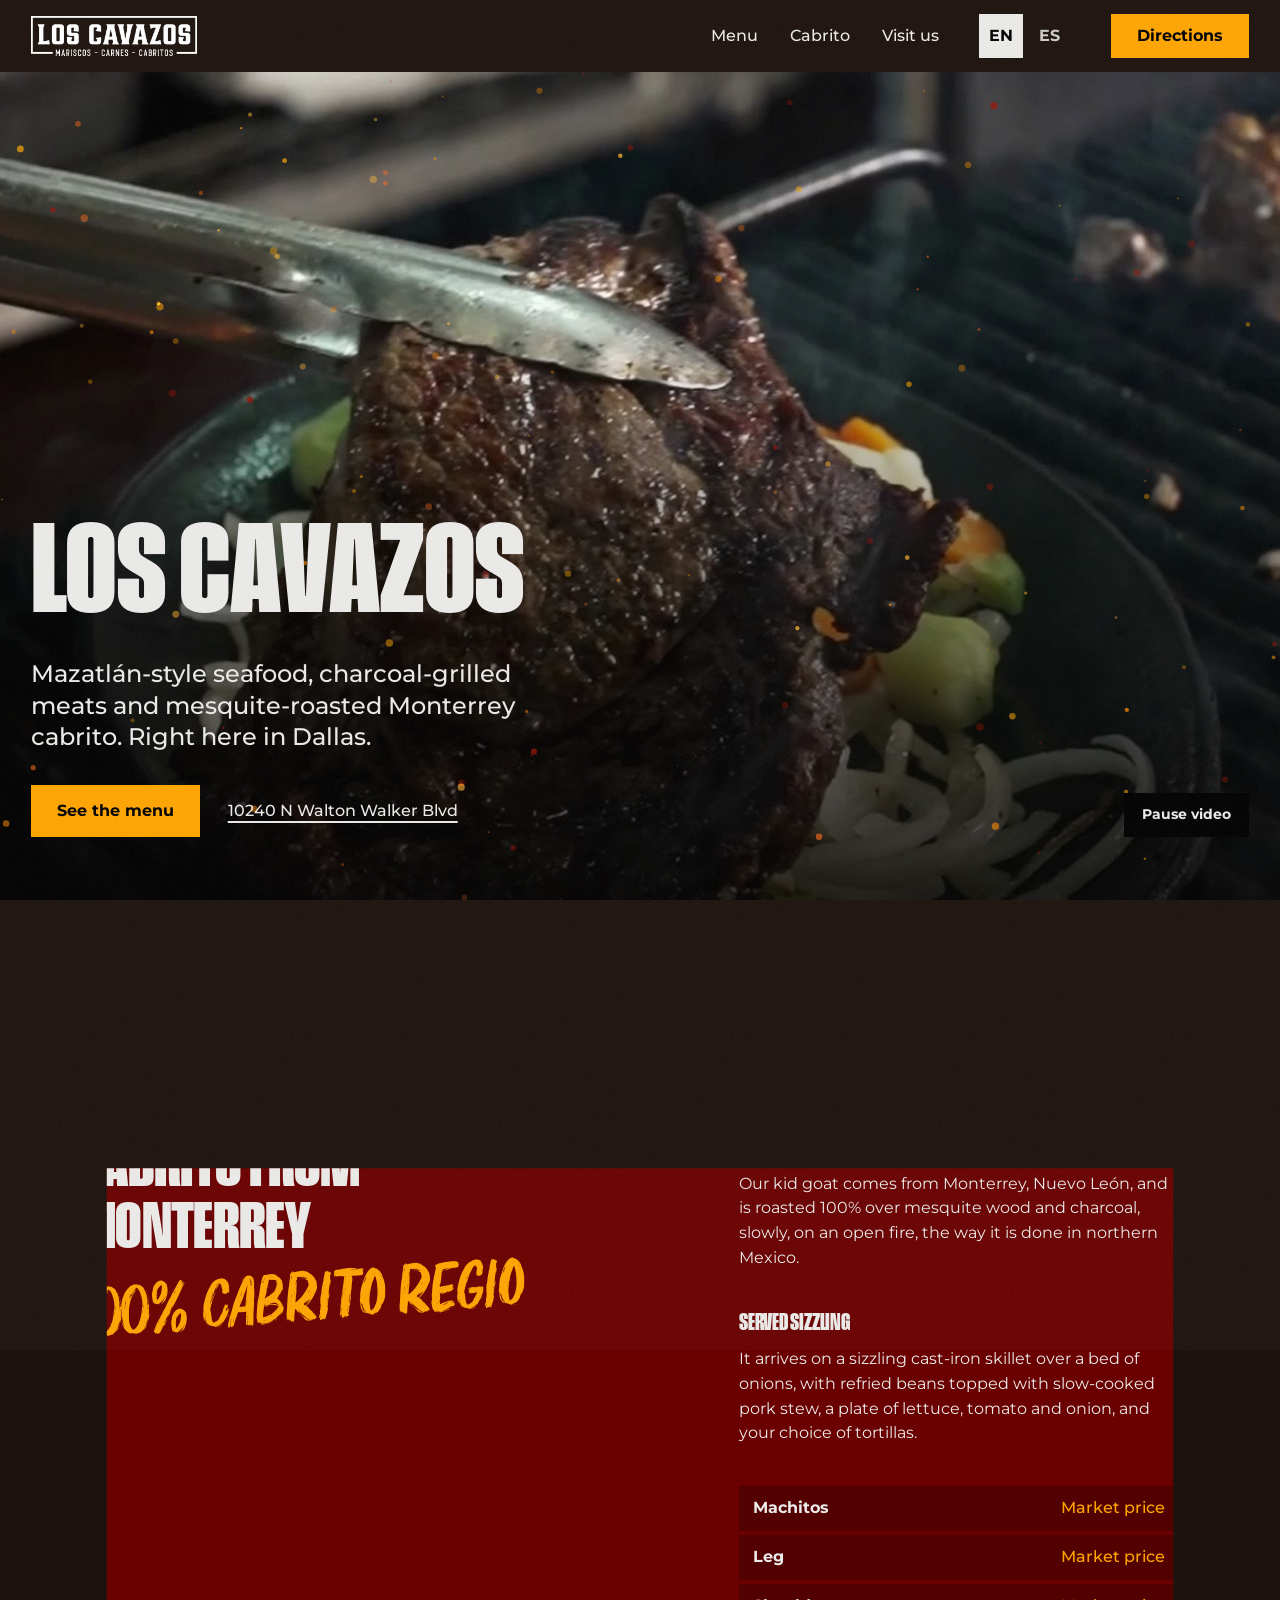
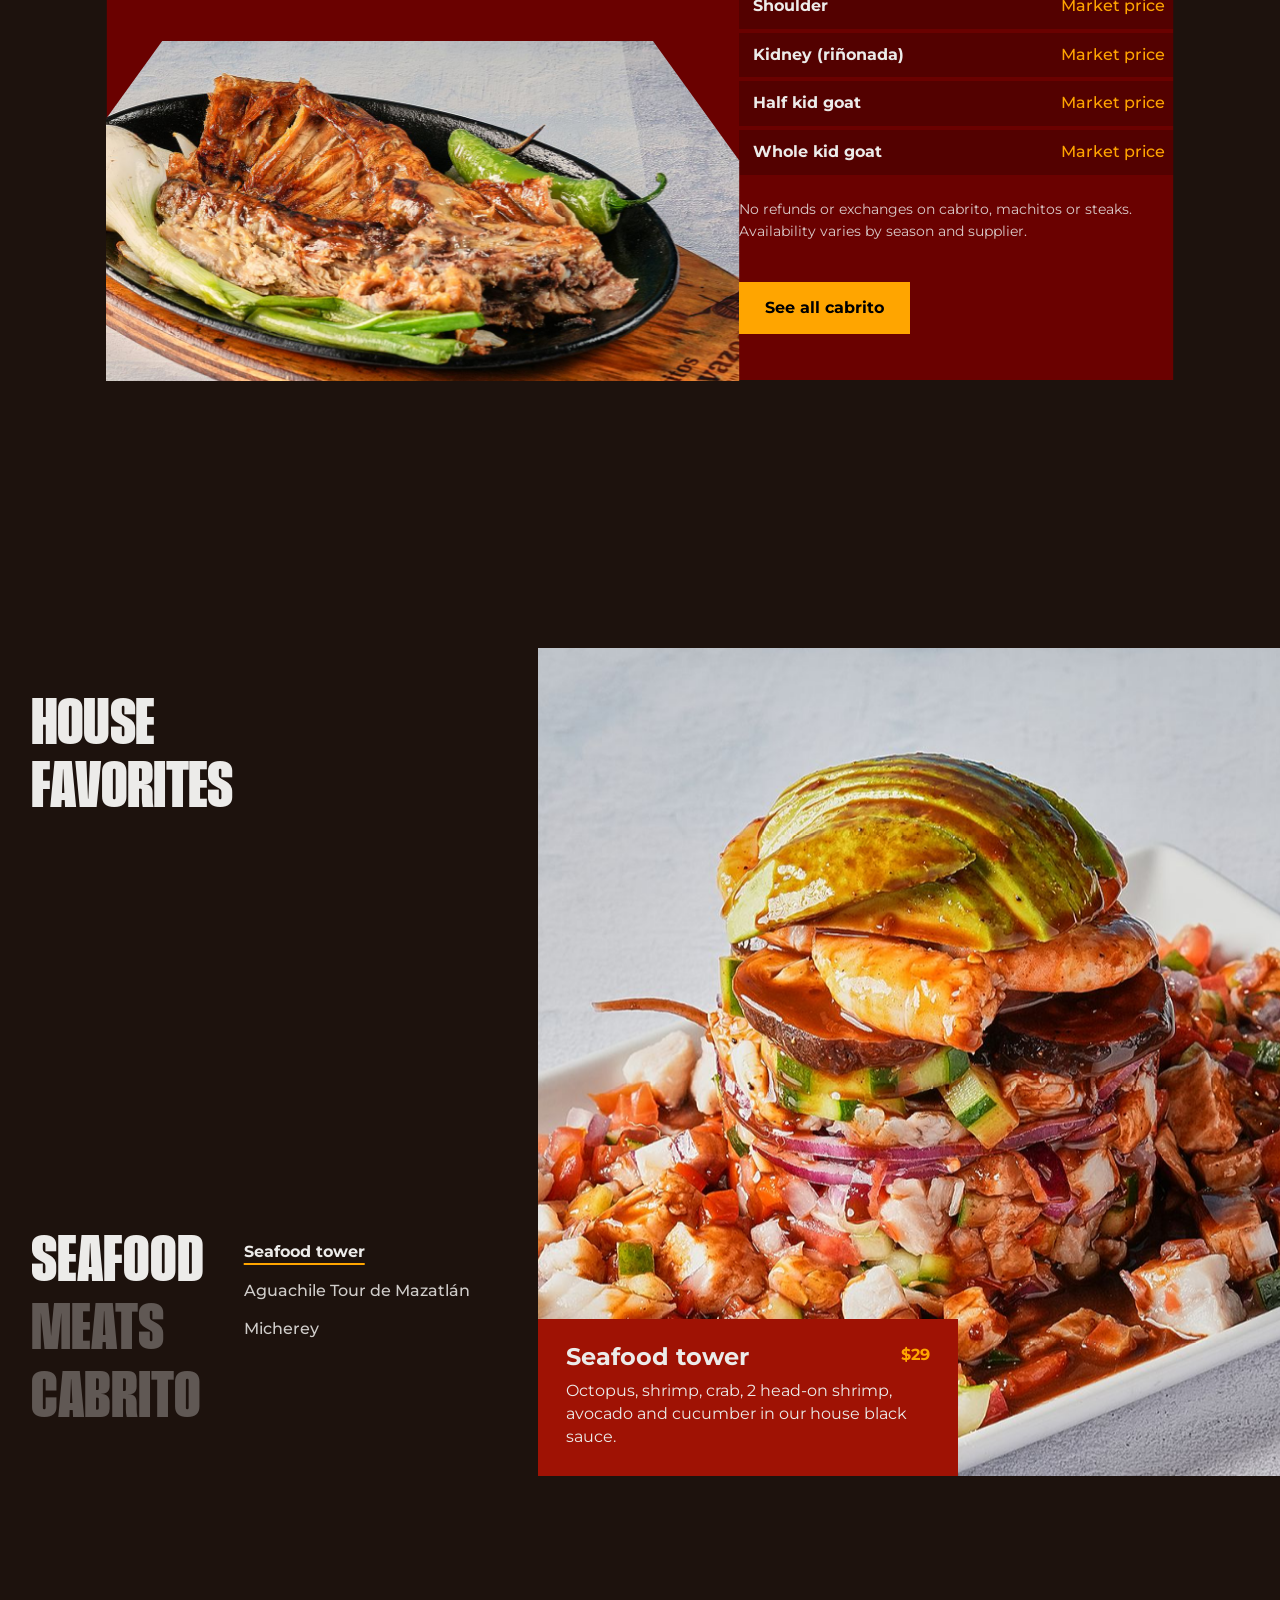
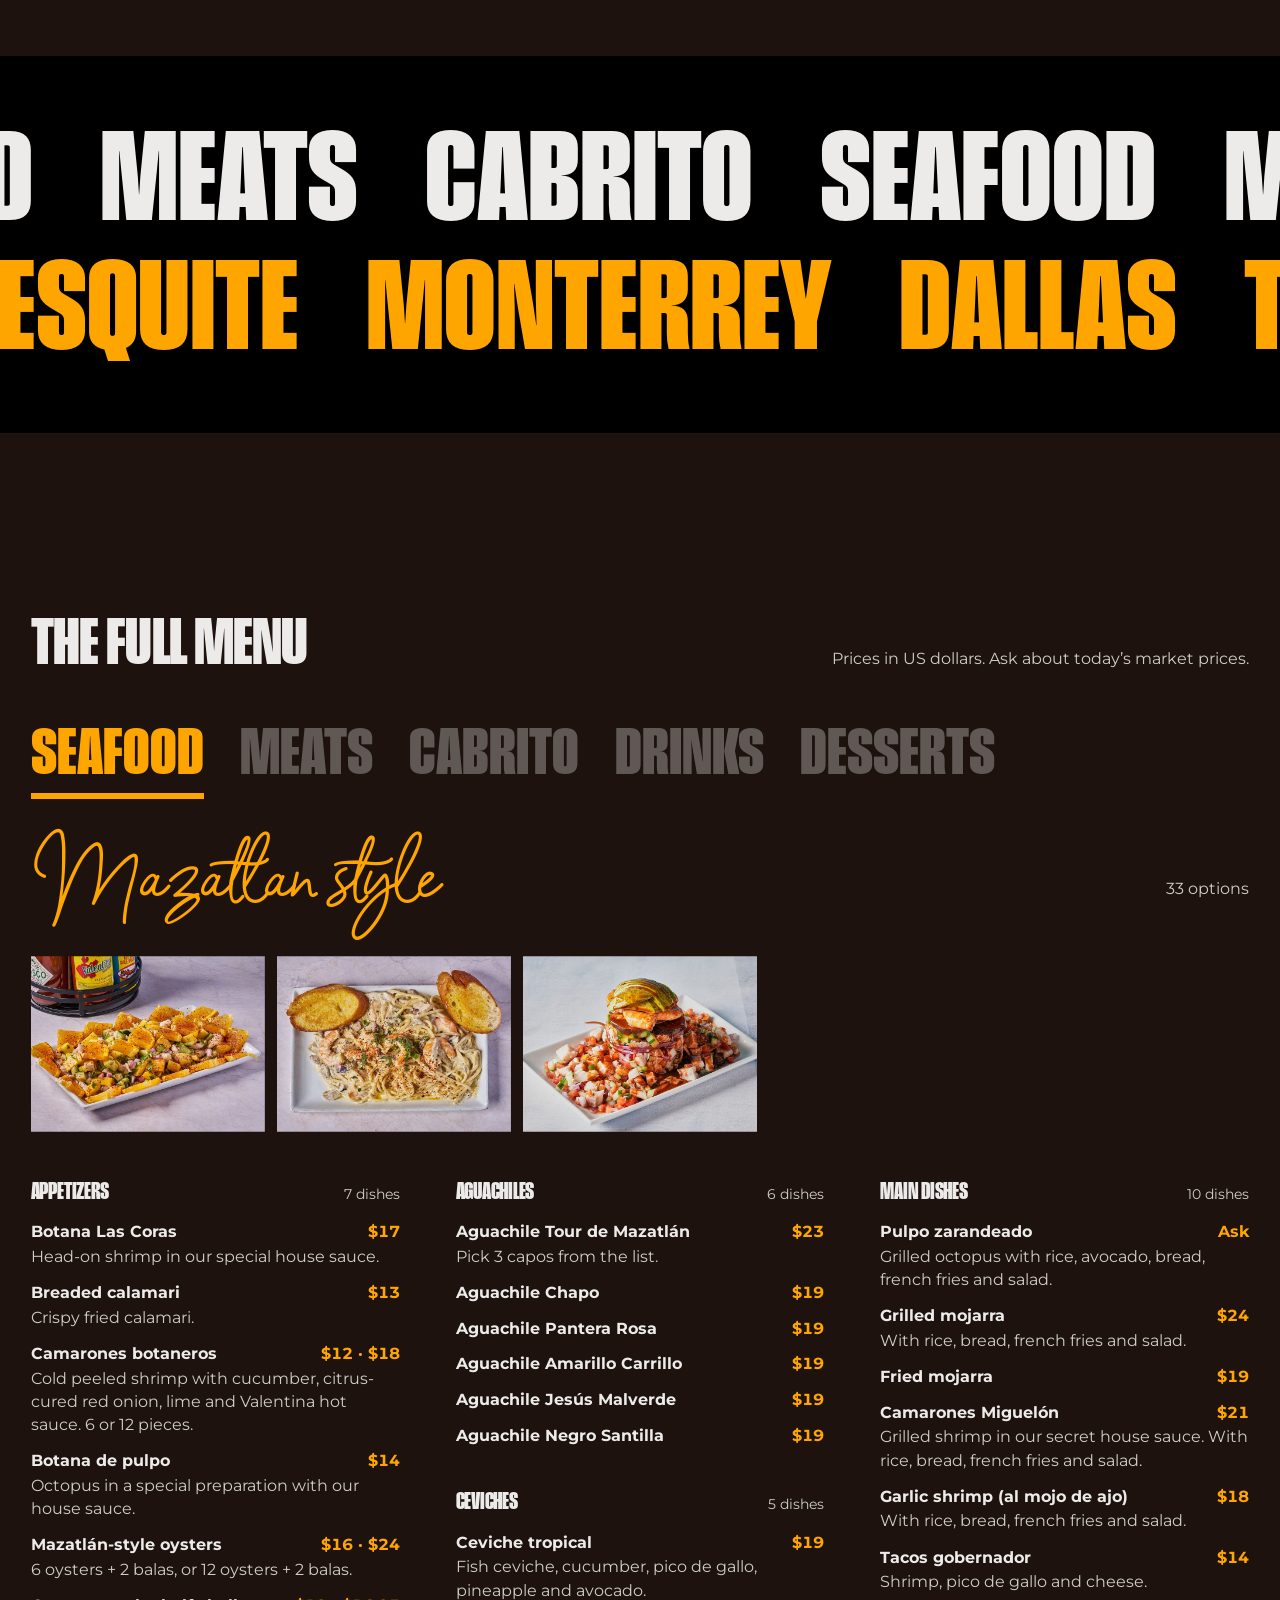
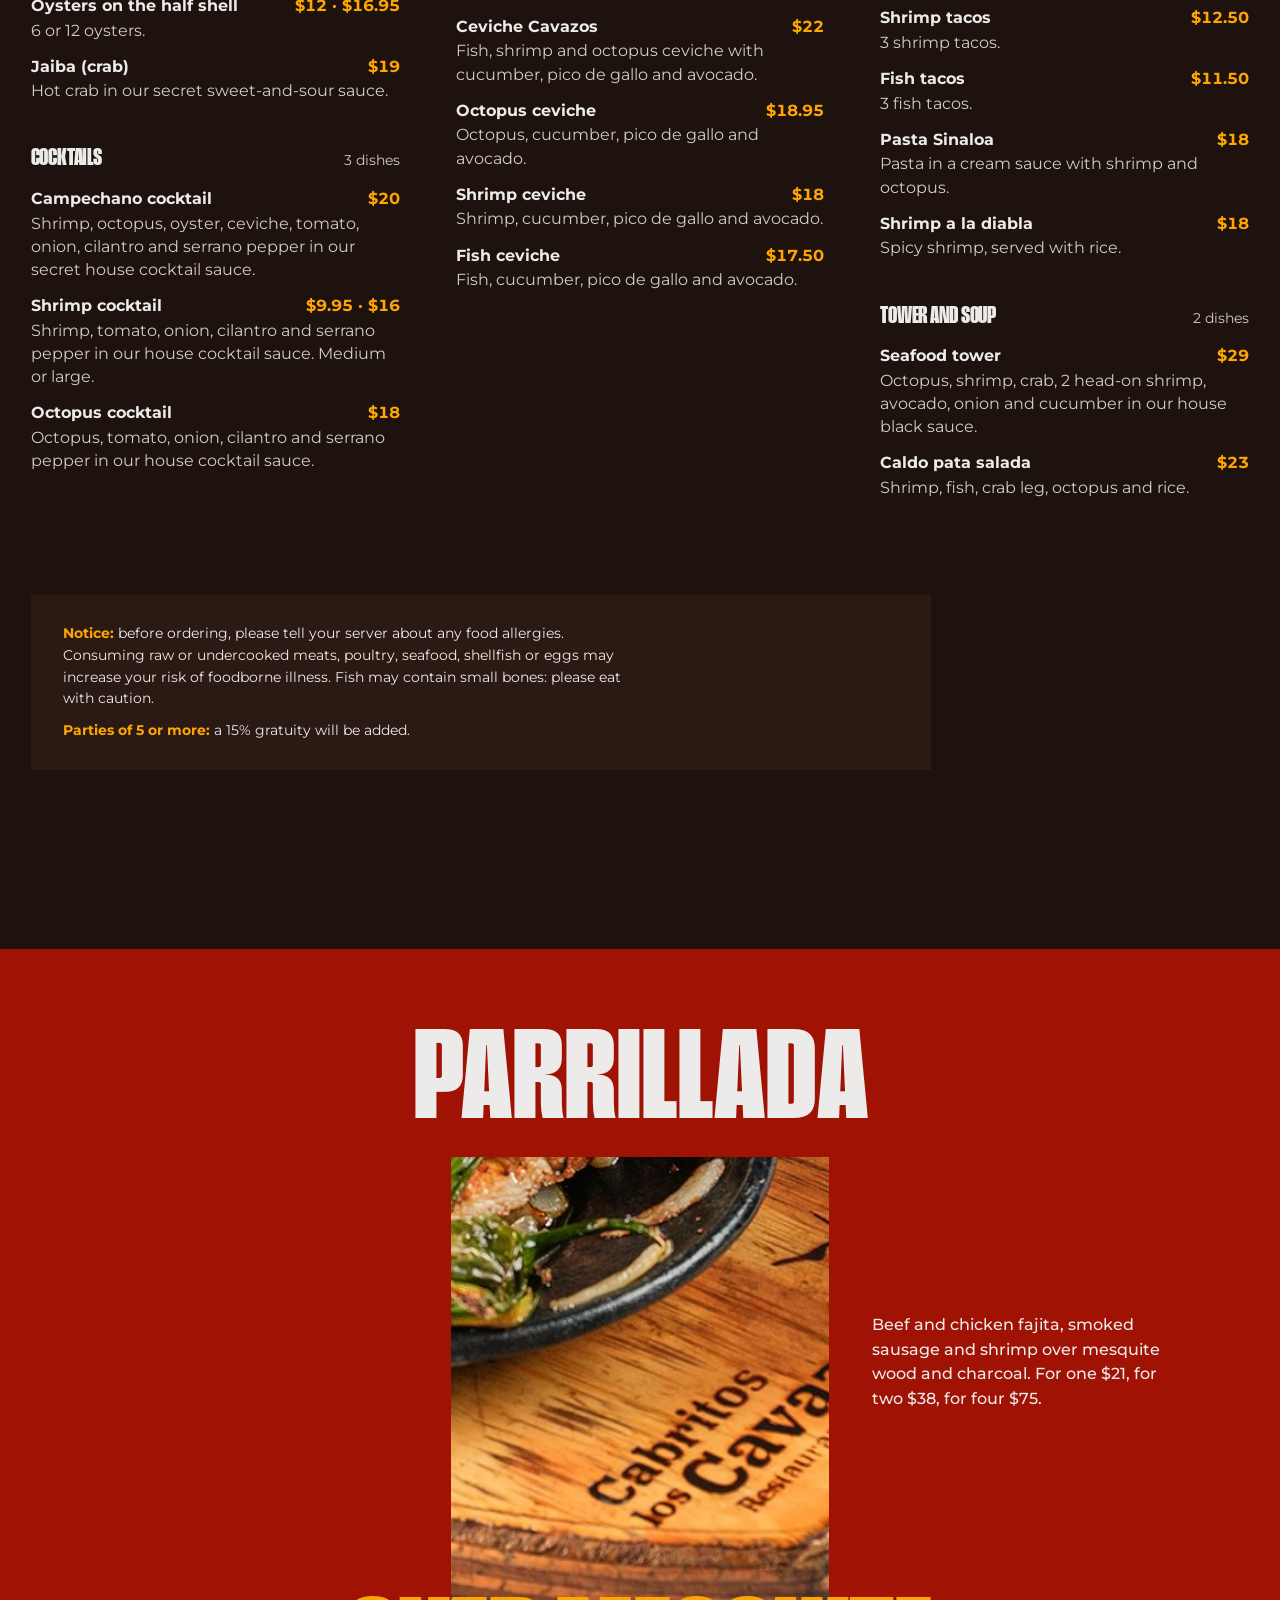
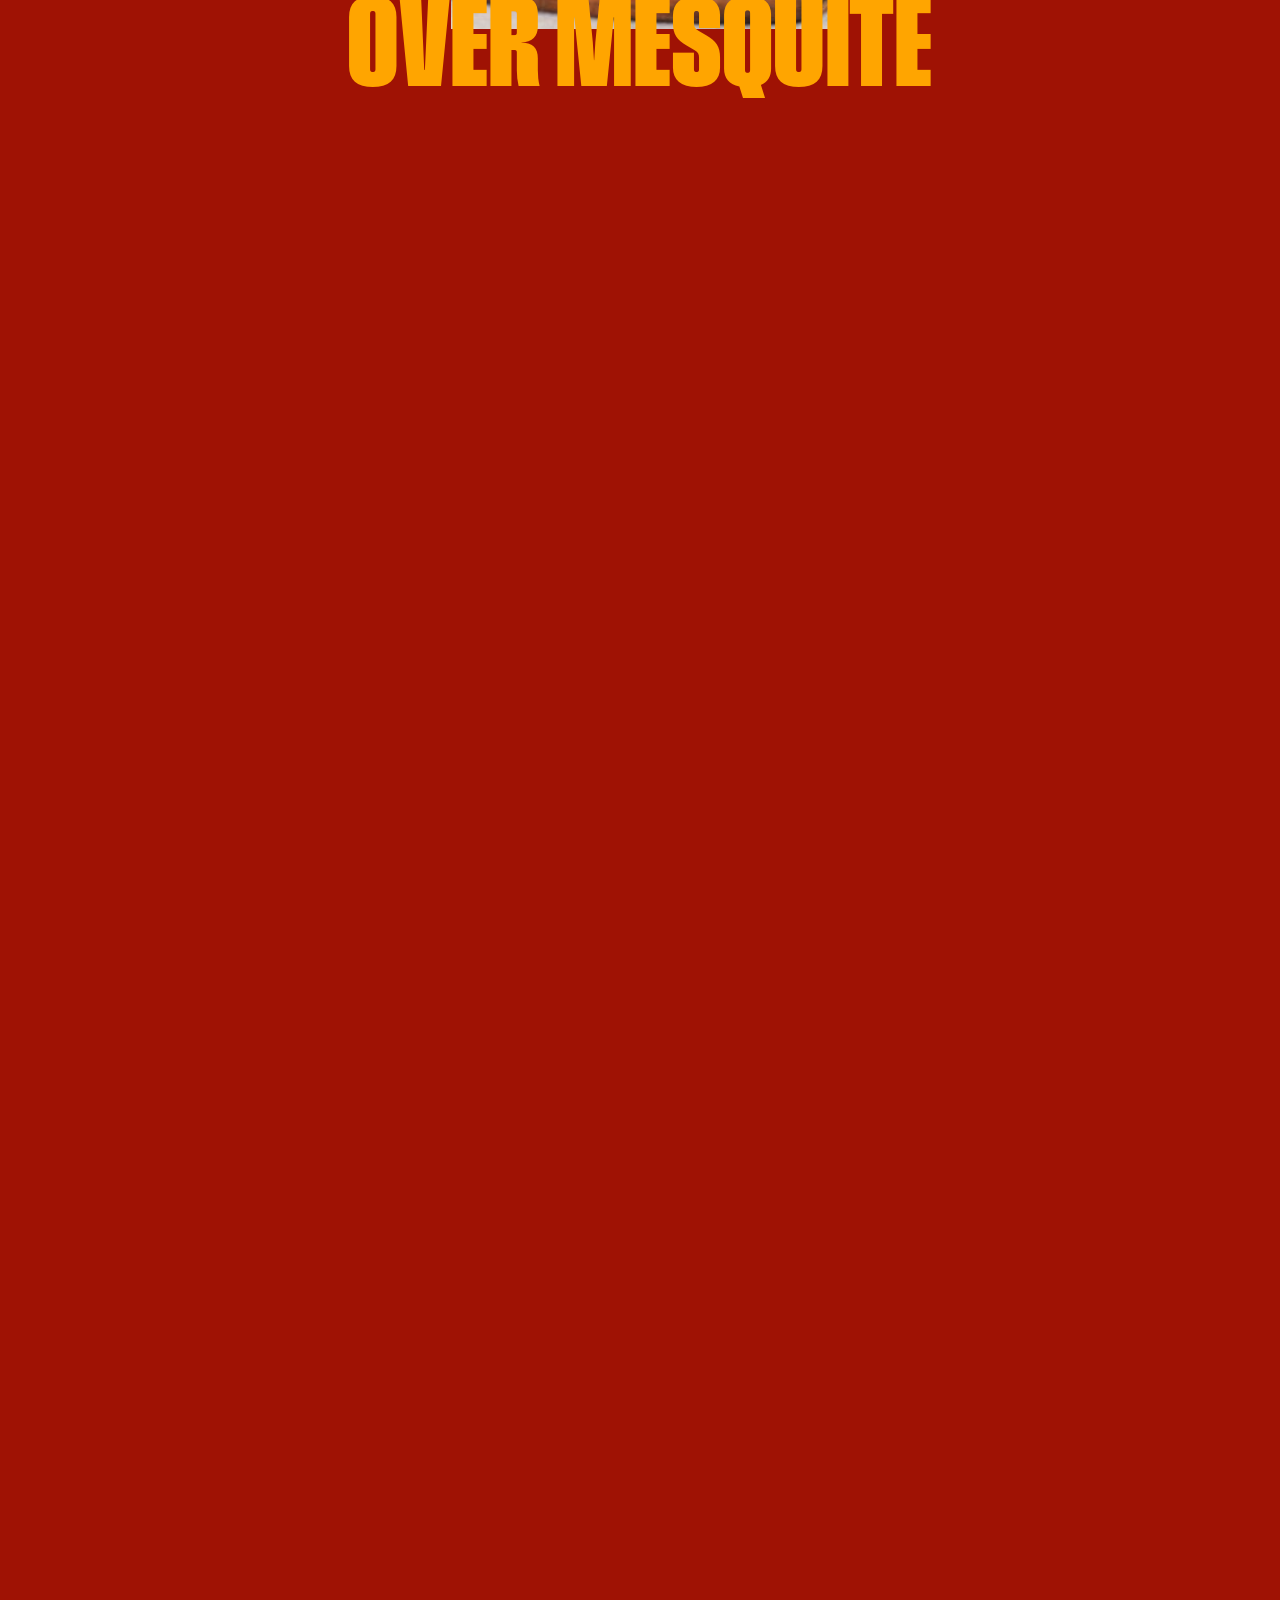
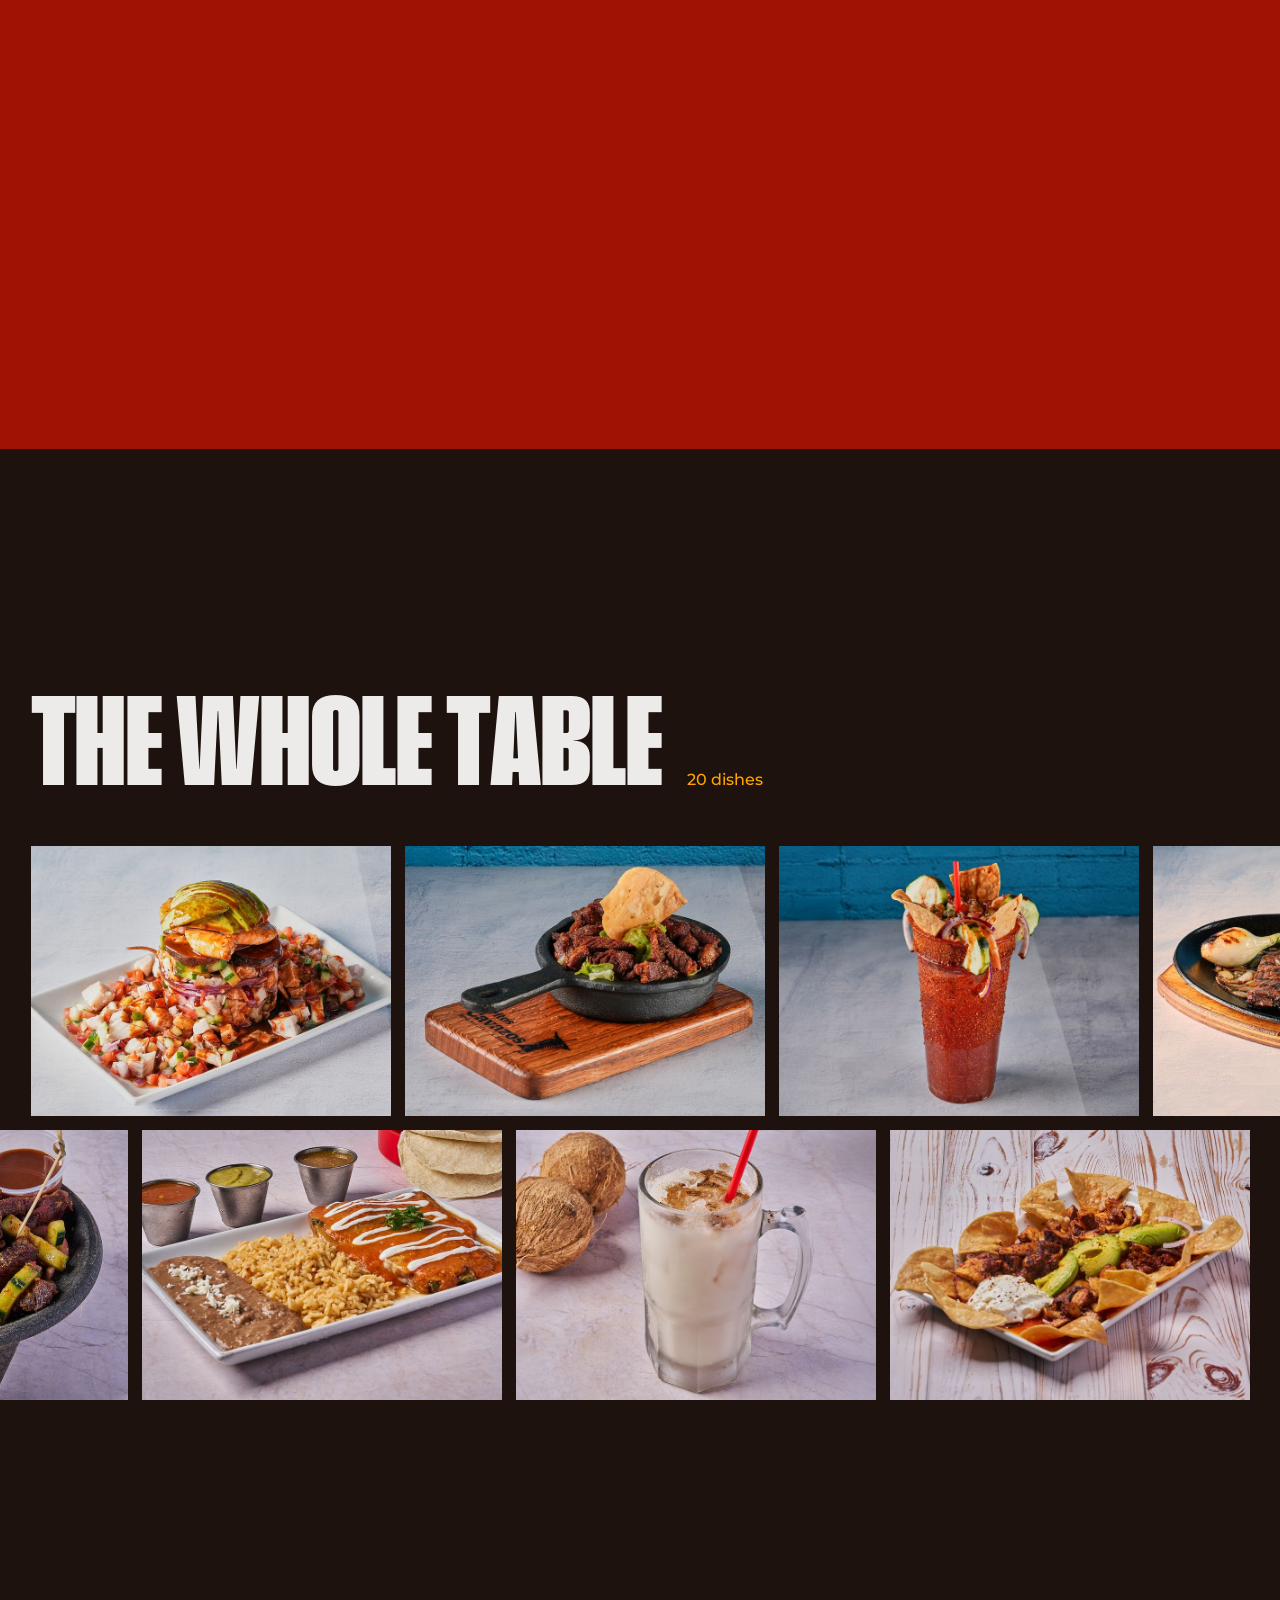
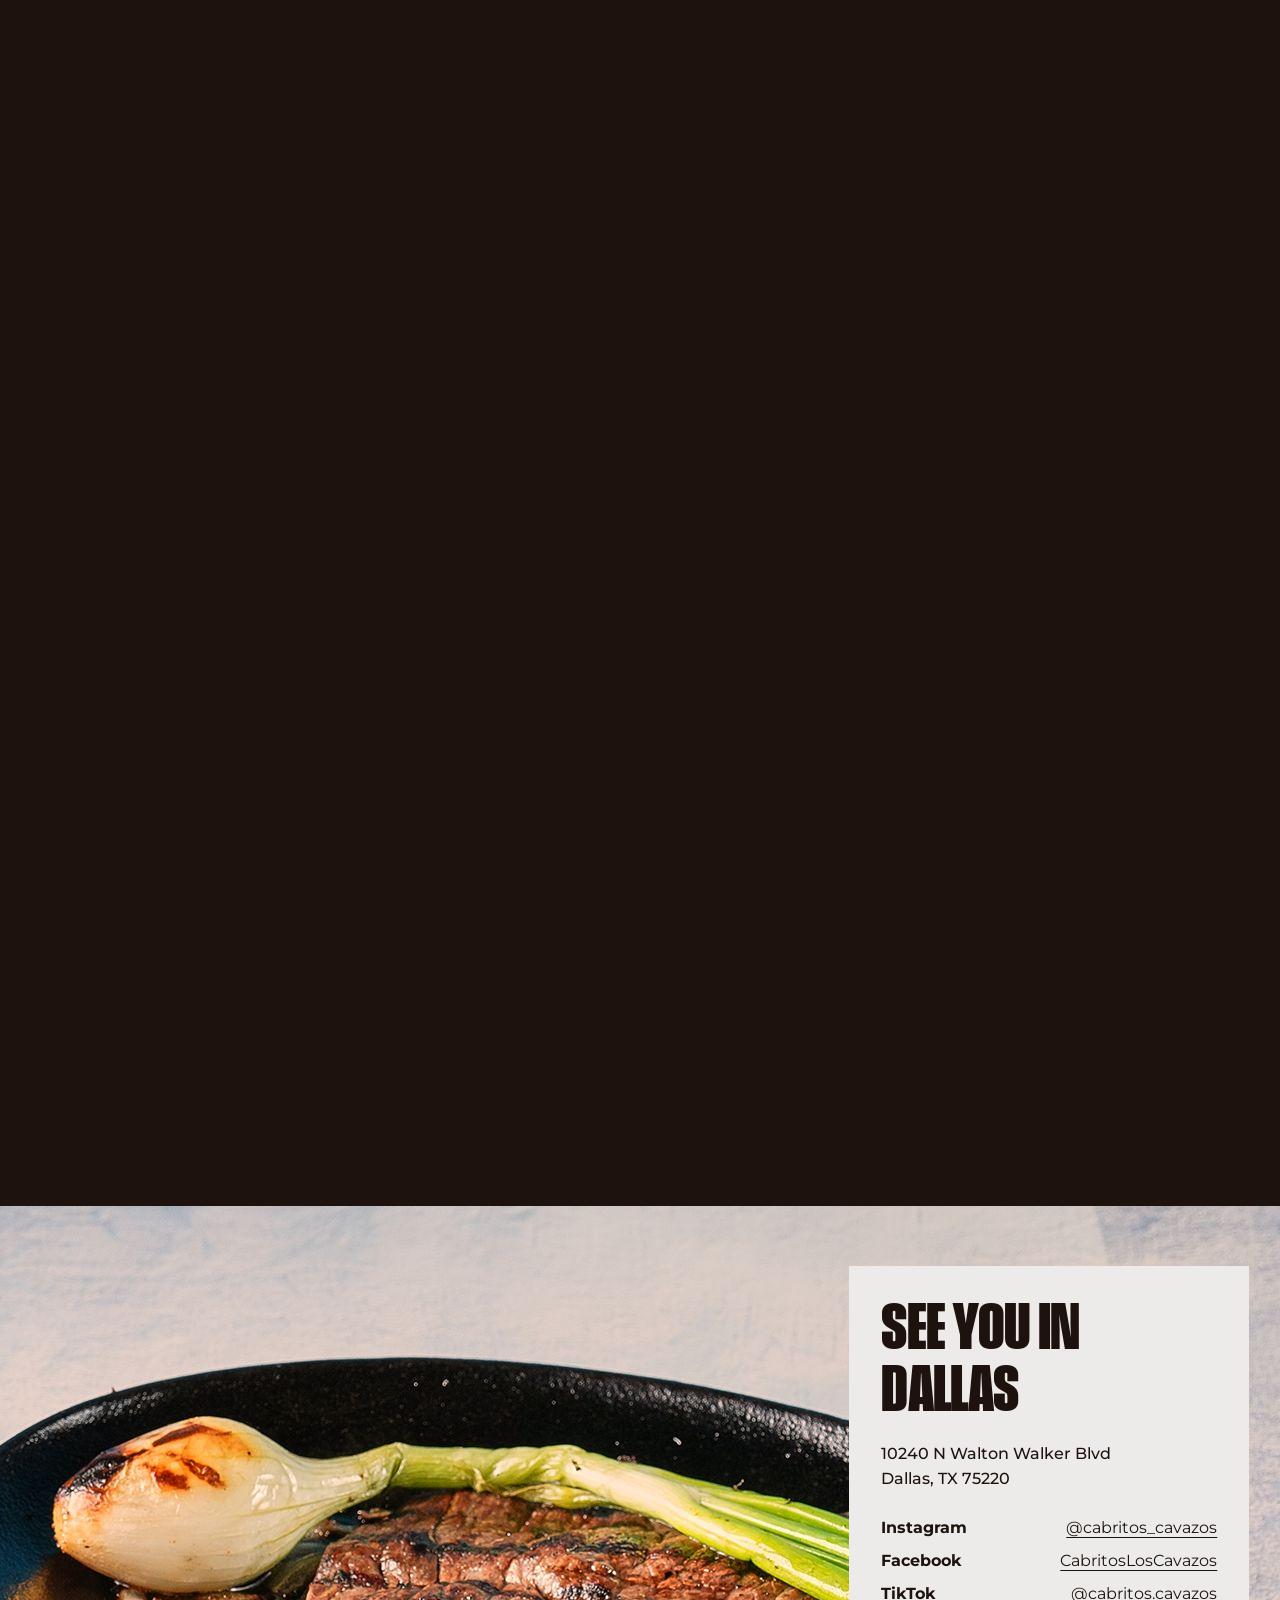
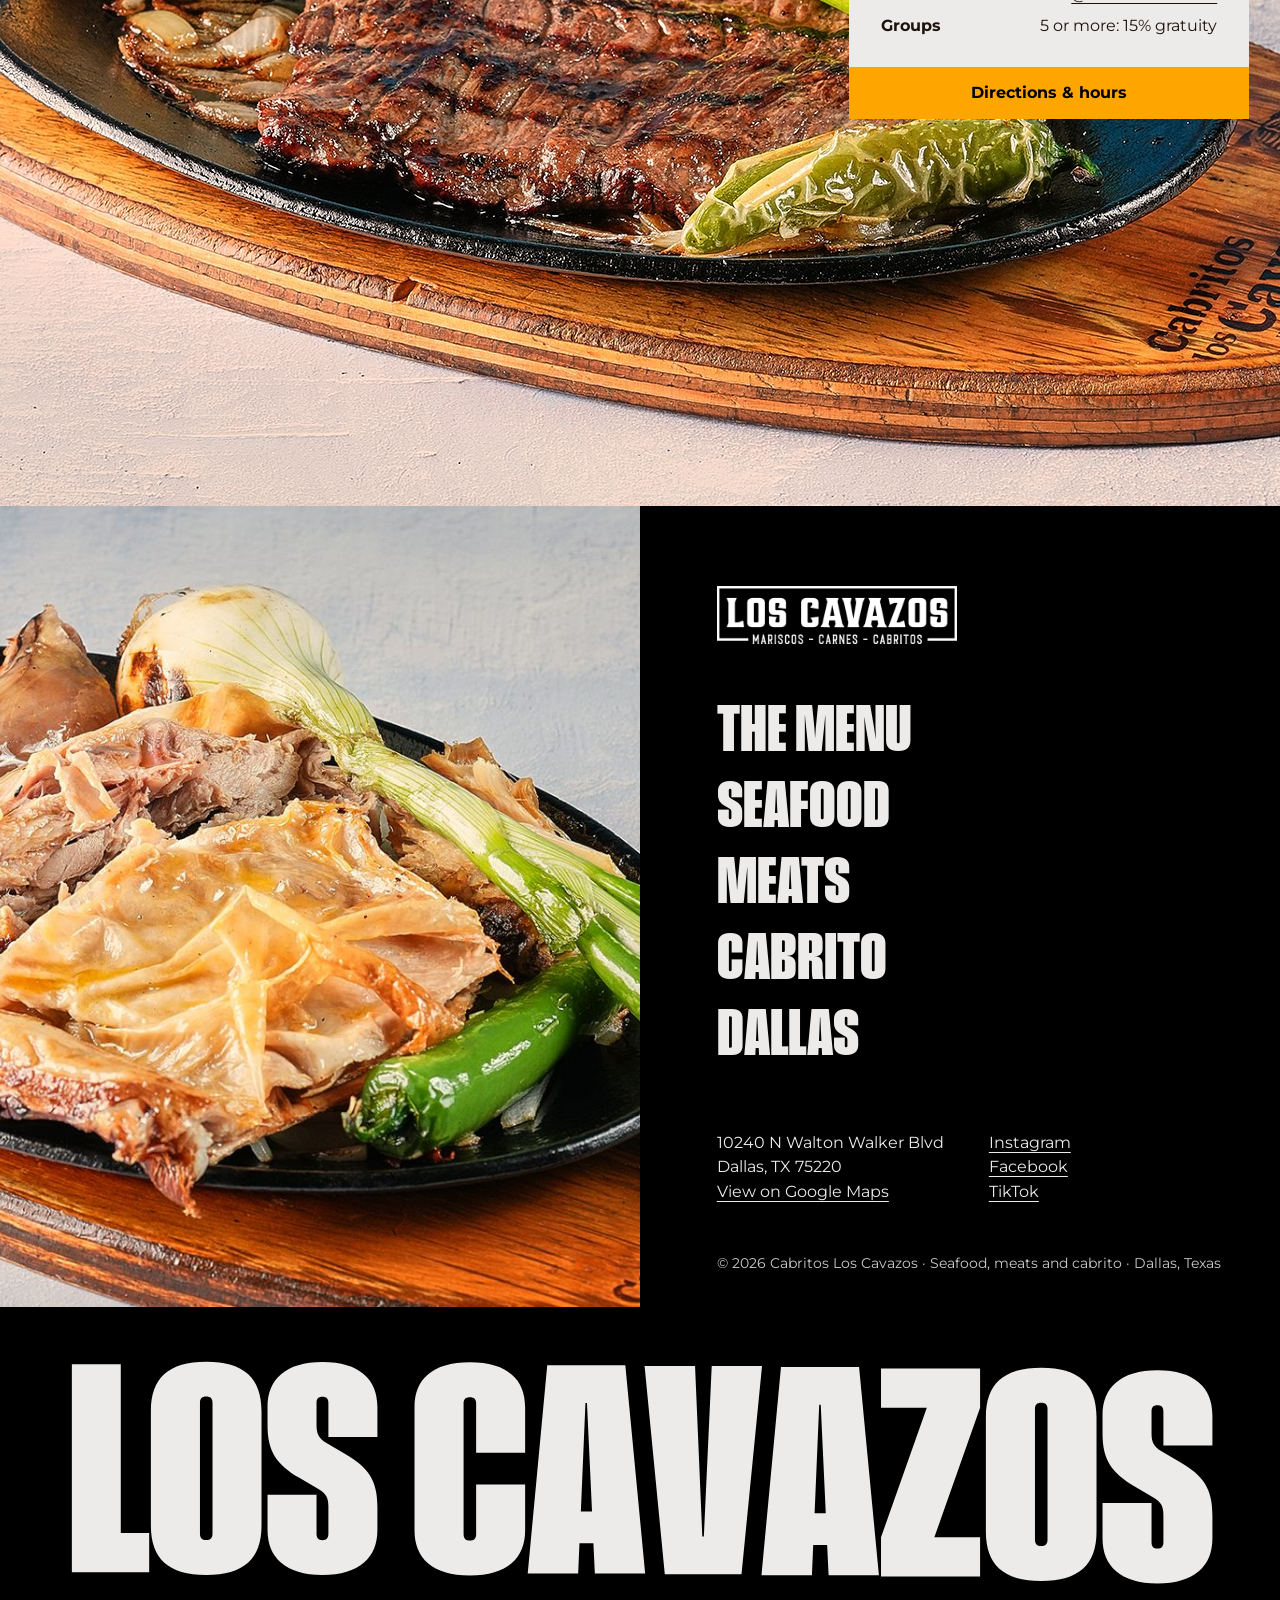
<file: index.html>
<!doctype html>
<html lang="en">
<head>
<meta charset="utf-8">
<meta name="viewport" content="width=device-width, initial-scale=1">
<title>Los Cavazos · Seafood, Meats &amp; Cabrito in Dallas</title>
<meta name="description" content="Cabritos Los Cavazos: Mazatlán-style seafood, charcoal-grilled meats and Monterrey cabrito roasted over mesquite wood. 10240 N Walton Walker Blvd, Dallas, TX.">
<meta property="og:title" content="Los Cavazos · Seafood, Meats &amp; Cabrito">
<meta property="og:description" content="Mazatlán-style seafood, charcoal-grilled meats and Monterrey cabrito roasted over mesquite wood. Dallas, TX.">
<meta property="og:image" content="assets/img/plato-10.jpg">
<meta name="theme-color" content="#1D120D">
<link rel="alternate" hreflang="en" href="https://cavazos.vercel.app/">
<link rel="alternate" hreflang="es" href="https://cavazos.vercel.app/es.html">
<link rel="alternate" hreflang="x-default" href="https://cavazos.vercel.app/">
<link rel="canonical" href="https://cavazos.vercel.app/">
<link rel="icon" href="assets/img/logo-rojo.png">
<link rel="preload" href="assets/fonts/montserrat-latin.woff2" as="font" type="font/woff2" crossorigin>
<link rel="preload" href="assets/fonts/field-gothic-xxcond.woff2" as="font" type="font/woff2" crossorigin>
<link rel="stylesheet" href="styles.css">
<script type="application/ld+json">
{
  "@context": "https://schema.org",
  "@type": "Restaurant",
  "name": "Cabritos Los Cavazos",
  "servesCuisine": ["Mexican", "Mazatlán-style seafood", "Cabrito"],
  "address": {"@type": "PostalAddress", "streetAddress": "10240 N Walton Walker Blvd", "addressLocality": "Dallas", "addressRegion": "TX", "postalCode": "75220", "addressCountry": "US"},
  "hasMap": "https://maps.app.goo.gl/NTE251S19HnPEeCE7",
  "sameAs": ["https://www.instagram.com/cabritos_cavazos", "https://www.facebook.com/CabritosLosCavazos", "https://www.tiktok.com/@cabritos.cavazos"]
}
</script>
<script>
  (function(){var d=document.documentElement;d.classList.add('js');
  try{ if(sessionStorage.getItem('cvz-seen')) d.classList.add('no-loader'); }catch(e){ d.classList.add('no-loader'); }})();
</script>
</head>
<body>

<div class="loader" aria-hidden="true">
  <div class="loader-panel loader-panel--back"></div>
  <div class="loader-panel loader-panel--front">
    <img class="loader-logo" src="assets/img/logo-blanco.png" alt="" width="1200" height="288">
    <span class="loader-bar"><span></span></span>
  </div>
</div>

<header class="bar">
  <a class="bar-logo" href="#home" aria-label="Los Cavazos, home"><img src="assets/img/logo-blanco.png" alt="Los Cavazos · Mariscos, Carnes, Cabritos" width="1200" height="288"></a>
  <nav class="bar-links" aria-label="Main">
    <a href="#menu">Menu</a>
    <a href="#cabrito">Cabrito</a>
    <a href="#visit">Visit us</a>
  </nav>
  <div class="lang" role="group" aria-label="Language">
    <a class="lang-link" href="./" hreflang="en" lang="en" aria-current="page">EN</a>
    <a class="lang-link" href="es.html" hreflang="es" lang="es">ES</a>
  </div>
  <a class="btn btn-accent bar-cta" href="https://maps.app.goo.gl/NTE251S19HnPEeCE7" target="_blank" rel="noopener">Directions</a>
</header>

<main>

<!-- INICIO: video de la cocina -->
<section class="intro" id="home" aria-labelledby="intro-h">
  <video class="intro-video" autoplay muted loop playsinline preload="auto" poster="assets/video/cavazos-poster.jpg" aria-label="Los Cavazos kitchen: meats over charcoal, grilled green onions and cabrito on the grill">
    <source src="assets/video/cavazos-720.mp4" type="video/mp4" media="(max-width: 900px)">
    <source src="assets/video/cavazos-1080.mp4" type="video/mp4">
  </video>
  <canvas class="intro-embers" aria-hidden="true"></canvas>
  <div class="intro-text">
    <h1 id="intro-h" class="intro-title" data-reveal>Los Cavazos</h1>
    <p class="intro-lede" data-reveal>Mazatlán-style seafood, charcoal-grilled meats and mesquite-roasted Monterrey cabrito. Right here in Dallas.</p>
    <div class="intro-actions" data-reveal>
      <a class="btn btn-accent" href="#menu">See the menu</a>
      <a class="link" href="https://maps.app.goo.gl/NTE251S19HnPEeCE7" target="_blank" rel="noopener">10240 N Walton Walker Blvd</a>
    </div>
  </div>
  <button class="intro-toggle" type="button" aria-pressed="false">Pause video</button>
</section>

<!-- CABRITO: panel profundo con retrato en forma de tabla -->
<section class="about" id="cabrito" aria-labelledby="cabrito-h">
  <div class="about-panel">
    <div class="about-left">
      <h2 id="cabrito-h" class="about-title" data-reveal>Cabrito from Monterrey</h2>
      <p class="about-stamp" data-reveal>100% cabrito regio</p>
      <div class="about-photo" data-reveal data-parallax="-0.08">
        <img src="assets/img/plato-09.jpg" alt="Cabrito al pastor in a cast-iron skillet on a Los Cavazos wooden board, with grilled green onion and chile" width="1600" height="1200" loading="lazy">
      </div>
    </div>
    <div class="about-right">
      <div class="about-block" data-reveal>
        <h3>Imported from Monterrey, N.L.</h3>
        <p>Our kid goat comes from Monterrey, Nuevo León, and is roasted 100% over mesquite wood and charcoal, slowly, on an open fire, the way it is done in northern Mexico.</p>
      </div>
      <div class="about-block" data-reveal>
        <h3>Served sizzling</h3>
        <p>It arrives on a sizzling cast-iron skillet over a bed of onions, with refried beans topped with slow-cooked pork stew, a plate of lettuce, tomato and onion, and your choice of tortillas.</p>
      </div>
      <dl class="cuts" data-reveal>
        <div><dt>Machitos</dt><dd>Market price</dd></div>
        <div><dt>Leg</dt><dd>Market price</dd></div>
        <div><dt>Shoulder</dt><dd>Market price</dd></div>
        <div><dt>Kidney (riñonada)</dt><dd>Market price</dd></div>
        <div><dt>Half kid goat</dt><dd>Market price</dd></div>
        <div><dt>Whole kid goat</dt><dd>Market price</dd></div>
      </dl>
      <p class="about-note" data-reveal>No refunds or exchanges on cabrito, machitos or steaks. Availability varies by season and supplier.</p>
      <a class="btn btn-accent" href="#m-cabrito" data-reveal>See all cabrito</a>
    </div>
  </div>
</section>

<!-- PLATILLOS: la sartén sobre su tabla, enorme -->
<section class="hero" id="dishes" aria-labelledby="platillos-h">
  <div class="hero-text">
    <h2 id="platillos-h" class="hero-title" data-reveal>House favorites</h2>

    <div class="picker" data-reveal>
      <div class="picker-tabs" role="tablist" aria-label="Choose a category">
        <button role="tab" class="picker-tab" aria-selected="true" data-group="mariscos">Seafood</button>
        <button role="tab" class="picker-tab" aria-selected="false" data-group="carnes">Meats</button>
        <button role="tab" class="picker-tab" aria-selected="false" data-group="cabritos">Cabrito</button>
      </div>
      <ul class="picker-list" aria-label="Dishes">
        <li data-group="mariscos"><button class="dish" aria-pressed="true" data-img="plato-01" data-price="$29" data-tone="red" data-fact="Octopus, shrimp, crab, 2 head-on shrimp, avocado and cucumber in our house black sauce.">Seafood tower</button></li>
        <li data-group="mariscos"><button class="dish" aria-pressed="false" data-img="plato-14" data-price="$23" data-tone="red" data-fact="Tour de Mazatlán: pick 3 capos from Chapo, Pantera Rosa, Amarillo Carrillo, Jesús Malverde and Negro Santilla.">Aguachile Tour de Mazatlán</button></li>
        <li data-group="mariscos"><button class="dish" aria-pressed="false" data-img="plato-03" data-price="$15" data-tone="red" data-fact="Our house michelada, chile-rimmed and fully loaded.">Micherey</button></li>
        <li data-group="carnes"><button class="dish" aria-pressed="false" data-img="plato-10" data-price="$38" data-tone="maroon" data-fact="Beef and chicken fajita, smoked sausage and shrimp grilled over mesquite charcoal. For two.">Parrillada for two</button></li>
        <li data-group="carnes"><button class="dish" aria-pressed="false" data-img="plato-11" data-price="$38" data-tone="maroon" data-fact="Chicken, arrachera, shrimp and sausage in a sizzling molcajete.">Molcajete for two</button></li>
        <li data-group="carnes"><button class="dish" aria-pressed="false" data-img="plato-05" data-price="$22" data-tone="maroon" data-fact="Grilled beef bone marrow with green onion and charred chile.">Beef bone marrow</button></li>
        <li data-group="carnes"><button class="dish" aria-pressed="false" data-img="plato-04" data-price="$24" data-tone="maroon" data-fact="Skirt steak with beans, rice, lettuce, pico de gallo and guacamole.">Arrachera (skirt steak)</button></li>
        <li data-group="cabritos"><button class="dish" aria-pressed="false" data-img="plato-07" data-price="Market price" data-tone="black" data-fact="Monterrey kid goat leg, roasted 100% over mesquite wood.">Cabrito leg</button></li>
        <li data-group="cabritos"><button class="dish" aria-pressed="false" data-img="plato-08" data-price="Market price" data-tone="black" data-fact="Shoulder and kidney cuts, served sizzling over a bed of onions.">Shoulder &amp; riñonada</button></li>
        <li data-group="cabritos"><button class="dish" aria-pressed="false" data-img="plato-12" data-price="$19" data-tone="black" data-fact="Cabrito head, for those who know.">Cabrito head</button></li>
      </ul>
    </div>
  </div>

  <figure class="hero-object">
    <div class="hero-frame" data-parallax="0.12">
      <img class="hero-img is-on" src="assets/img/plato-01.jpg" alt="Seafood tower with avocado and shrimp over ceviche" width="1600" height="1200" fetchpriority="high">
      <img class="hero-img" src="assets/img/plato-01.jpg" alt="" width="1600" height="1200" aria-hidden="true">
    </div>
    <figcaption class="hero-card" data-tone="red" aria-live="polite">
      <span class="hero-card-name">Seafood tower</span>
      <span class="hero-card-price">$29</span>
      <span class="hero-card-fact">Octopus, shrimp, crab, 2 head-on shrimp, avocado and cucumber in our house black sauce.</span>
    </figcaption>
  </figure>
</section>

<!-- FRANJA: se desliza con el scroll -->
<div class="band" aria-hidden="true">
  <div class="band-line" data-band="-1"><span>Seafood</span><span>Meats</span><span>Cabrito</span><span>Seafood</span><span>Meats</span><span>Cabrito</span><span>Seafood</span><span>Meats</span><span>Cabrito</span></div>
  <div class="band-line band-alt" data-band="1"><span>Mesquite</span><span>Monterrey</span><span>Dallas</span><span>Texas</span><span>Mesquite</span><span>Monterrey</span><span>Dallas</span><span>Texas</span><span>Mesquite</span></div>
</div>

<!-- MENÚ COMPLETO -->
<section class="menu" id="menu" aria-labelledby="menu-h">
  <div class="menu-head">
    <h2 id="menu-h" class="section-title" data-reveal>The full menu</h2>
    <p class="menu-lede" data-reveal>Prices in US dollars. Ask about today’s market prices.</p>
  </div>

  <div class="menu-tabs" role="tablist" aria-label="Menu sections" data-reveal>
    <button role="tab" class="menu-tab" id="tab-m-mariscos" aria-controls="m-mariscos" aria-selected="true">Seafood</button>
    <button role="tab" class="menu-tab" id="tab-m-carnes" aria-controls="m-carnes" aria-selected="false">Meats</button>
    <button role="tab" class="menu-tab" id="tab-m-cabrito" aria-controls="m-cabrito" aria-selected="false">Cabrito</button>
    <button role="tab" class="menu-tab" id="tab-m-bebidas" aria-controls="m-bebidas" aria-selected="false">Drinks</button>
    <button role="tab" class="menu-tab" id="tab-m-postres" aria-controls="m-postres" aria-selected="false">Desserts</button>
  </div>

  <div class="chapter" id="m-mariscos" role="tabpanel" aria-labelledby="tab-m-mariscos">
    <div class="chapter-head">
      <h3 class="visually-hidden">Seafood</h3>
      <p class="chapter-script">Mazatlán style</p>
      <p class="chapter-count">33 options</p>
    </div>
    <div class="chapter-strip">
      <img src="assets/img/plato-14-sm.jpg" alt="Aguachile Tour de Mazatlán" width="800" height="600" loading="lazy">
      <img src="assets/img/plato-15-sm.jpg" alt="Pasta Sinaloa" width="800" height="600" loading="lazy">
      <img src="assets/img/plato-01-sm.jpg" alt="Seafood tower" width="800" height="600" loading="lazy">
    </div>
    <div class="chapter-cols">
      <details class="cat" open>
        <summary class="cat-head"><h4>Appetizers</h4><span>7 dishes</span></summary>
        <ul class="items">
          <li class="item"><p class="item-row"><b>Botana Las Coras</b><span>$17</span></p><p class="item-desc">Head-on shrimp in our special house sauce.</p></li>
          <li class="item"><p class="item-row"><b>Breaded calamari</b><span>$13</span></p><p class="item-desc">Crispy fried calamari.</p></li>
          <li class="item"><p class="item-row"><b>Camarones botaneros</b><span>$12 · $18</span></p><p class="item-desc">Cold peeled shrimp with cucumber, citrus-cured red onion, lime and Valentina hot sauce. 6 or 12 pieces.</p></li>
          <li class="item"><p class="item-row"><b>Botana de pulpo</b><span>$14</span></p><p class="item-desc">Octopus in a special preparation with our house sauce.</p></li>
          <li class="item"><p class="item-row"><b>Mazatlán-style oysters</b><span>$16 · $24</span></p><p class="item-desc">6 oysters + 2 balas, or 12 oysters + 2 balas.</p></li>
          <li class="item"><p class="item-row"><b>Oysters on the half shell</b><span>$12 · $16.95</span></p><p class="item-desc">6 or 12 oysters.</p></li>
          <li class="item"><p class="item-row"><b>Jaiba (crab)</b><span>$19</span></p><p class="item-desc">Hot crab in our secret sweet-and-sour sauce.</p></li>
        </ul>
      </details>
      <details class="cat" open>
        <summary class="cat-head"><h4>Cocktails</h4><span>3 dishes</span></summary>
        <ul class="items">
          <li class="item"><p class="item-row"><b>Campechano cocktail</b><span>$20</span></p><p class="item-desc">Shrimp, octopus, oyster, ceviche, tomato, onion, cilantro and serrano pepper in our secret house cocktail sauce.</p></li>
          <li class="item"><p class="item-row"><b>Shrimp cocktail</b><span>$9.95 · $16</span></p><p class="item-desc">Shrimp, tomato, onion, cilantro and serrano pepper in our house cocktail sauce. Medium or large.</p></li>
          <li class="item"><p class="item-row"><b>Octopus cocktail</b><span>$18</span></p><p class="item-desc">Octopus, tomato, onion, cilantro and serrano pepper in our house cocktail sauce.</p></li>
        </ul>
      </details>
      <details class="cat" open>
        <summary class="cat-head"><h4>Aguachiles</h4><span>6 dishes</span></summary>
        <ul class="items">
          <li class="item"><p class="item-row"><b>Aguachile Tour de Mazatlán</b><span>$23</span></p><p class="item-desc">Pick 3 capos from the list.</p></li>
          <li class="item"><p class="item-row"><b>Aguachile Chapo</b><span>$19</span></p></li>
          <li class="item"><p class="item-row"><b>Aguachile Pantera Rosa</b><span>$19</span></p></li>
          <li class="item"><p class="item-row"><b>Aguachile Amarillo Carrillo</b><span>$19</span></p></li>
          <li class="item"><p class="item-row"><b>Aguachile Jesús Malverde</b><span>$19</span></p></li>
          <li class="item"><p class="item-row"><b>Aguachile Negro Santilla</b><span>$19</span></p></li>
        </ul>
      </details>
      <details class="cat" open>
        <summary class="cat-head"><h4>Ceviches</h4><span>5 dishes</span></summary>
        <ul class="items">
          <li class="item"><p class="item-row"><b>Ceviche tropical</b><span>$19</span></p><p class="item-desc">Fish ceviche, cucumber, pico de gallo, pineapple and avocado.</p></li>
          <li class="item"><p class="item-row"><b>Ceviche Cavazos</b><span>$22</span></p><p class="item-desc">Fish, shrimp and octopus ceviche with cucumber, pico de gallo and avocado.</p></li>
          <li class="item"><p class="item-row"><b>Octopus ceviche</b><span>$18.95</span></p><p class="item-desc">Octopus, cucumber, pico de gallo and avocado.</p></li>
          <li class="item"><p class="item-row"><b>Shrimp ceviche</b><span>$18</span></p><p class="item-desc">Shrimp, cucumber, pico de gallo and avocado.</p></li>
          <li class="item"><p class="item-row"><b>Fish ceviche</b><span>$17.50</span></p><p class="item-desc">Fish, cucumber, pico de gallo and avocado.</p></li>
        </ul>
      </details>
      <details class="cat" open>
        <summary class="cat-head"><h4>Main dishes</h4><span>10 dishes</span></summary>
        <ul class="items">
          <li class="item"><p class="item-row"><b>Pulpo zarandeado</b><span>Ask</span></p><p class="item-desc">Grilled octopus with rice, avocado, bread, french fries and salad.</p></li>
          <li class="item"><p class="item-row"><b>Grilled mojarra</b><span>$24</span></p><p class="item-desc">With rice, bread, french fries and salad.</p></li>
          <li class="item"><p class="item-row"><b>Fried mojarra</b><span>$19</span></p></li>
          <li class="item"><p class="item-row"><b>Camarones Miguelón</b><span>$21</span></p><p class="item-desc">Grilled shrimp in our secret house sauce. With rice, bread, french fries and salad.</p></li>
          <li class="item"><p class="item-row"><b>Garlic shrimp (al mojo de ajo)</b><span>$18</span></p><p class="item-desc">With rice, bread, french fries and salad.</p></li>
          <li class="item"><p class="item-row"><b>Tacos gobernador</b><span>$14</span></p><p class="item-desc">Shrimp, pico de gallo and cheese.</p></li>
          <li class="item"><p class="item-row"><b>Shrimp tacos</b><span>$12.50</span></p><p class="item-desc">3 shrimp tacos.</p></li>
          <li class="item"><p class="item-row"><b>Fish tacos</b><span>$11.50</span></p><p class="item-desc">3 fish tacos.</p></li>
          <li class="item"><p class="item-row"><b>Pasta Sinaloa</b><span>$18</span></p><p class="item-desc">Pasta in a cream sauce with shrimp and octopus.</p></li>
          <li class="item"><p class="item-row"><b>Shrimp a la diabla</b><span>$18</span></p><p class="item-desc">Spicy shrimp, served with rice.</p></li>
        </ul>
      </details>
      <details class="cat" open>
        <summary class="cat-head"><h4>Tower and soup</h4><span>2 dishes</span></summary>
        <ul class="items">
          <li class="item"><p class="item-row"><b>Seafood tower</b><span>$29</span></p><p class="item-desc">Octopus, shrimp, crab, 2 head-on shrimp, avocado, onion and cucumber in our house black sauce.</p></li>
          <li class="item"><p class="item-row"><b>Caldo pata salada</b><span>$23</span></p><p class="item-desc">Shrimp, fish, crab leg, octopus and rice.</p></li>
        </ul>
      </details>
    </div>
  </div>
  <div class="chapter" id="m-carnes" role="tabpanel" aria-labelledby="tab-m-carnes">
    <div class="chapter-head">
      <h3 class="visually-hidden">Meats</h3>
      <p class="chapter-script">charcoal &amp; mesquite</p>
      <p class="chapter-count">32 options</p>
    </div>
    <div class="chapter-strip">
      <img src="assets/img/plato-02-sm.jpg" alt="Ribeye chicharrón" width="800" height="600" loading="lazy">
      <img src="assets/img/plato-20-sm.jpg" alt="Beef or chicken fajita nachos" width="800" height="600" loading="lazy">
      <img src="assets/img/plato-10-sm.jpg" alt="Parrillada for one" width="800" height="600" loading="lazy">
      <img src="assets/img/plato-11-sm.jpg" alt="Molcajete for two" width="800" height="600" loading="lazy">
      <img src="assets/img/plato-04-sm.jpg" alt="Arrachera" width="800" height="600" loading="lazy">
    </div>
    <div class="chapter-cols">
      <details class="cat" open>
        <summary class="cat-head"><h4>Starters</h4><span>9 dishes</span></summary>
        <ul class="items">
          <li class="item"><p class="item-row"><b>Ribeye chicharrón</b><span>$13</span></p><p class="item-desc">Seasoned ribeye chunks, fried and served with a scoop of guacamole.</p></li>
          <li class="item"><p class="item-row"><b>Beef or chicken fajita nachos</b><span>$10 · $14</span></p><p class="item-desc">Tortilla chips over refried beans with fresh pico, sour cream and guacamole. Half or full size.</p></li>
          <li class="item"><p class="item-row"><b>Queso flameado</b><span>$11</span></p><p class="item-desc">Flamed white cheese with roasted chorizo and three tortillas of your choice.</p></li>
          <li class="item"><p class="item-row"><b>Guacamole</b><span>$10</span></p><p class="item-desc">Fresh ingredients, prepared at your table from scratch.</p></li>
          <li class="item"><p class="item-row"><b>Chiles with bacon</b><span>$11</span></p><p class="item-desc">Cheese-stuffed chiles wrapped in bacon.</p></li>
          <li class="item"><p class="item-row"><b>Wings</b><span>$12 · $18</span></p><p class="item-desc">Chicken wings tossed in buffalo sauce with french fries. 6 or 12 pieces.</p></li>
          <li class="item"><p class="item-row"><b>Cueritos botaneros</b><span>$6 · $9</span></p><p class="item-desc">Fried pork skin and pickled pork skins with our secret hot habanero sauce. Small or large.</p></li>
          <li class="item"><p class="item-row"><b>Queso dip</b><span>$5 · $7</span></p><p class="item-desc">Cup or bowl.</p></li>
          <li class="item"><p class="item-row"><b>Extra chips &amp; salsa</b><span>$2.95</span></p></li>
        </ul>
      </details>
      <details class="cat" open>
        <summary class="cat-head"><h4>Mixed grill</h4><span>3 sizes</span></summary>
        <ul class="items">
          <li class="item"><p class="item-row"><b>Parrillada for one</b><span>$21</span></p><p class="item-desc">Beef and chicken fajitas, smoked sausage and shrimp grilled over mesquite wood and charcoal, served on a sizzling skillet over onions. With rice and refried or charro beans.</p></li>
          <li class="item"><p class="item-row"><b>Parrillada for two</b><span>$38</span></p></li>
          <li class="item"><p class="item-row"><b>Parrillada for four</b><span>$75</span></p></li>
          <li class="item"><p class="item-row"><b>Add cabrito riñonada</b><span>$40</span></p><p class="item-desc">All-beef parrilladas: $3 extra per person.</p></li>
        </ul>
      </details>
      <details class="cat" open>
        <summary class="cat-head"><h4>Molcajete and burger</h4><span>2 dishes</span></summary>
        <ul class="items">
          <li class="item"><p class="item-row"><b>Molcajete for two</b><span>$38</span></p><p class="item-desc">Chicken, arrachera, shrimp and sausage.</p></li>
          <li class="item"><p class="item-row"><b>La Carretera burger</b><span>$15</span></p><p class="item-desc">8 oz beef patty with melted white cheese, ham, lettuce, tomato and avocado, served with fries.</p></li>
        </ul>
      </details>
      <details class="cat" open>
        <summary class="cat-head"><h4>Steaks</h4><span>9 cuts</span></summary>
        <ul class="items">
          <li class="item"><p class="item-row"><b>Ribeye 12 oz</b><span>$13</span></p></li>
          <li class="item"><p class="item-row"><b>T-bone</b><span>$24</span></p></li>
          <li class="item"><p class="item-row"><b>Arrachera</b><span>$24</span></p><p class="item-desc">Beef skirt steak.</p></li>
          <li class="item"><p class="item-row"><b>Tomahawk</b><span>Market price</span></p></li>
          <li class="item"><p class="item-row"><b>Beef short ribs (tablitas)</b><span>$19</span></p></li>
          <li class="item"><p class="item-row"><b>Ribeye aguachile</b><span>$19</span></p><p class="item-desc">Ribeye strips in spicy sauce with cucumber and onion.</p></li>
          <li class="item"><p class="item-row"><b>Beef bone marrow</b><span>$22</span></p></li>
          <li class="item"><p class="item-row"><b>Chopped sirloin</b><span>$20</span></p></li>
          <li class="item"><p class="item-row"><b>Cabrito head</b><span>$19</span></p></li>
        </ul>
        <p class="cat-note">All meats come with refried beans, rice, lettuce, pico de gallo and a scoop of guacamole. Ribeye and T-bone come with cheesy mashed potatoes. Charro beans and vegetables on request.</p>
      </details>
      <details class="cat" open>
        <summary class="cat-head"><h4>Fajitas</h4><span>5 dishes</span></summary>
        <ul class="items">
          <li class="item"><p class="item-row"><b>Beef &amp; chicken fajitas</b><span>$18</span></p><p class="item-desc">Beef and chicken grilled over charcoal.</p></li>
          <li class="item"><p class="item-row"><b>Beef fajita</b><span>$19</span></p><p class="item-desc">For one person.</p></li>
          <li class="item"><p class="item-row"><b>Chicken fajita</b><span>$15</span></p><p class="item-desc">For one person.</p></li>
          <li class="item"><p class="item-row"><b>Quesadilla</b><span>$12</span></p><p class="item-desc">Two quesadillas filled with beef or chicken fajita.</p></li>
          <li class="item"><p class="item-row"><b>Asado de puerco (pork)</b><span>$10</span></p><p class="item-desc">Tender pork braised in red guajillo-ancho sauce, with rice and beans.</p></li>
        </ul>
      </details>
      <details class="cat" open>
        <summary class="cat-head"><h4>Gourmet tacos</h4><span>3 dishes</span></summary>
        <ul class="items">
          <li class="item"><p class="item-row"><b>Ribeye tacos</b><span>$14</span></p><p class="item-desc">Three corn or flour tacos (flour $1.25 extra) with rice, charro beans, lettuce, guacamole and pico.</p></li>
          <li class="item"><p class="item-row"><b>Carne asada tacos</b><span>$15</span></p></li>
          <li class="item"><p class="item-row"><b>Chicken tacos</b><span>$12</span></p></li>
        </ul>
      </details>
    </div>
  </div>
  <div class="chapter" id="m-cabrito" role="tabpanel" aria-labelledby="tab-m-cabrito">
    <div class="chapter-head">
      <h3 class="visually-hidden">Cabrito al pastor</h3>
      <p class="chapter-script">from Monterrey, N.L.</p>
      <p class="chapter-count">6 options</p>
    </div>
    <div class="chapter-strip">
      <img src="assets/img/plato-09-sm.jpg" alt="Machitos" width="800" height="600" loading="lazy">
      <img src="assets/img/plato-07-sm.jpg" alt="Cabrito leg" width="800" height="600" loading="lazy">
      <img src="assets/img/plato-08-sm.jpg" alt="Cabrito shoulder" width="800" height="600" loading="lazy">
    </div>
    <div class="chapter-cols">
      <details class="cat" open>
        <summary class="cat-head"><h4>Cuts</h4><span>6 cuts</span></summary>
        <ul class="items">
          <li class="item"><p class="item-row"><b>Machitos</b><span>Market price</span></p></li>
          <li class="item"><p class="item-row"><b>Leg</b><span>Market price</span></p></li>
          <li class="item"><p class="item-row"><b>Shoulder</b><span>Market price</span></p></li>
          <li class="item"><p class="item-row"><b>Kidney (riñonada)</b><span>Market price</span></p></li>
          <li class="item"><p class="item-row"><b>Half kid goat</b><span>Market price</span></p></li>
          <li class="item"><p class="item-row"><b>Whole kid goat</b><span>Market price</span></p></li>
        </ul>
        <p class="cat-note">Roasted 100% over mesquite wood. No refunds or exchanges on cabrito, machitos or steaks; availability varies by season and supplier.</p>
      </details>
    </div>
  </div>
  <div class="chapter" id="m-bebidas" role="tabpanel" aria-labelledby="tab-m-bebidas">
    <div class="chapter-head">
      <h3 class="visually-hidden">Drinks</h3>
      <p class="chapter-script">&amp; micheladas</p>
      <p class="chapter-count">13 options</p>
    </div>
    <div class="chapter-strip">
      <img src="assets/img/plato-19-sm.jpg" alt="Piña colada" width="800" height="600" loading="lazy">
      <img src="assets/img/plato-03-sm.jpg" alt="Micherey" width="800" height="600" loading="lazy">
    </div>
    <div class="chapter-cols">
      <details class="cat" open>
        <summary class="cat-head"><h4>Drinks</h4><span>10 drinks</span></summary>
        <ul class="items">
          <li class="item"><p class="item-row"><b>Fountain drink</b><span>$3.50</span></p><p class="item-desc">Free refills.</p></li>
          <li class="item"><p class="item-row"><b>Mexican Coke</b><span>$3.50</span></p></li>
          <li class="item"><p class="item-row"><b>Mexican Fanta</b><span>$3.50</span></p></li>
          <li class="item"><p class="item-row"><b>Aguas frescas</b><span>$3.50</span></p></li>
          <li class="item"><p class="item-row"><b>Coffee</b><span>$2.50</span></p></li>
          <li class="item"><p class="item-row"><b>Red Bull</b><span>$5</span></p></li>
          <li class="item"><p class="item-row"><b>Frozen margaritas</b><span>$10</span></p></li>
          <li class="item"><p class="item-row"><b>Vampiro</b><span>$12</span></p></li>
          <li class="item"><p class="item-row"><b>Piña colada</b><span>$10</span></p></li>
          <li class="item"><p class="item-row"><b>Paloma</b><span>$12</span></p></li>
        </ul>
      </details>
      <details class="cat" open>
        <summary class="cat-head"><h4>Micheladas</h4><span>3 drinks</span></summary>
        <ul class="items">
          <li class="item"><p class="item-row"><b>Domestic beer</b><span>$9.50</span></p></li>
          <li class="item"><p class="item-row"><b>Imported beer</b><span>$10.50</span></p></li>
          <li class="item"><p class="item-row"><b>Micherey</b><span>$15</span></p></li>
        </ul>
      </details>
    </div>
  </div>
  <div class="chapter" id="m-postres" role="tabpanel" aria-labelledby="tab-m-postres">
    <div class="chapter-head">
      <h3 class="visually-hidden">Desserts</h3>
      <p class="chapter-script">&amp; kids menu</p>
      <p class="chapter-count">8 options</p>
    </div>
    <div class="chapter-strip">

    </div>
    <div class="chapter-cols">
      <details class="cat" open>
        <summary class="cat-head"><h4>Desserts</h4><span>4 desserts</span></summary>
        <ul class="items">
          <li class="item"><p class="item-row"><b>Pan de elote (sweet corn bread)</b><span>$7</span></p></li>
          <li class="item"><p class="item-row"><b>Pan de elote loaded</b><span>$9.50</span></p></li>
          <li class="item"><p class="item-row"><b>Churros with ice cream</b><span>$8</span></p></li>
          <li class="item"><p class="item-row"><b>Flan</b><span>$7</span></p></li>
        </ul>
      </details>
      <details class="cat" open>
        <summary class="cat-head"><h4>Kids</h4><span>Ages 11 and under</span></summary>
        <ul class="items">
          <li class="item"><p class="item-row"><b>Soft tacos</b><span>$7</span></p><p class="item-desc">Includes a soft drink.</p></li>
          <li class="item"><p class="item-row"><b>Bean &amp; cheese burrito</b><span>$7</span></p><p class="item-desc">Includes a soft drink.</p></li>
          <li class="item"><p class="item-row"><b>Quesadilla</b><span>$7</span></p><p class="item-desc">Includes a soft drink.</p></li>
          <li class="item"><p class="item-row"><b>Chicken fingers</b><span>$7</span></p><p class="item-desc">Includes a soft drink.</p></li>
        </ul>
      </details>
    </div>
  </div>

  <div class="notice" data-reveal>
    <p><b>Notice:</b> before ordering, please tell your server about any food allergies. Consuming raw or undercooked meats, poultry, seafood, shellfish or eggs may increase your risk of foodborne illness. Fish may contain small bones: please eat with caution.</p>
    <p><b>Parties of 5 or more:</b> a 15% gratuity will be added.</p>
  </div>
</section>

<!-- PARRILLADA: un cuadro, tres distancias -->
<section class="showcase" id="parrillada" aria-labelledby="parr-h">
  <div class="showcase-stage">
    <h2 id="parr-h" class="showcase-title">
      <span class="showcase-top">Parrillada</span>
      <span class="showcase-bottom">over mesquite</span>
    </h2>
    <div class="showcase-frame">
      <img src="assets/img/plato-10.jpg" alt="Parrillada in a cast-iron skillet: beef and chicken fajita, sausage, shrimp, green onions and chile, on a wooden board branded Cabritos Los Cavazos" width="1600" height="1200" loading="lazy">
    </div>
    <p class="showcase-caption">Beef and chicken fajita, smoked sausage and shrimp over mesquite wood and charcoal. For one $21, for two $38, for four $75.</p>
  </div>
  <div class="showcase-markers" aria-hidden="true">
    <span data-stage="0"></span><span data-stage="1"></span><span data-stage="2"></span>
  </div>
</section>

<!-- GALERÍA -->
<section class="gallery" aria-labelledby="gal-h">
  <h2 id="gal-h" class="gallery-title"><span>The whole table</span> <span class="gallery-count">20 dishes</span></h2>
  <div class="gallery-wall" tabindex="0" aria-label="Dish gallery">
    <div class="gallery-row gallery-row--a">
      <img src="assets/img/plato-01-sm.jpg" alt="Seafood tower" width="800" height="600" loading="lazy">
      <img src="assets/img/plato-02-sm.jpg" alt="Ribeye chicharrón in a skillet" width="800" height="600" loading="lazy">
      <img src="assets/img/plato-03-sm.jpg" alt="Chile-rimmed Micherey" width="800" height="600" loading="lazy">
      <img src="assets/img/plato-04-sm.jpg" alt="Arrachera in a skillet on a wooden board" width="800" height="600" loading="lazy">
      <img src="assets/img/plato-05-sm.jpg" alt="Beef bone marrow" width="800" height="600" loading="lazy">
      <img src="assets/img/plato-06-sm.jpg" alt="Beef short ribs" width="800" height="600" loading="lazy">
      <img src="assets/img/plato-07-sm.jpg" alt="Cabrito leg" width="800" height="600" loading="lazy">
      <img src="assets/img/plato-08-sm.jpg" alt="Cabrito shoulder and riñonada" width="800" height="600" loading="lazy">
      <img src="assets/img/plato-09-sm.jpg" alt="Cabrito al pastor" width="800" height="600" loading="lazy">
      <img src="assets/img/plato-10-sm.jpg" alt="Parrillada with shrimp and sausage" width="800" height="600" loading="lazy">
    </div>
    <div class="gallery-row gallery-row--b">
      <img src="assets/img/plato-11-sm.jpg" alt="Molcajete for two" width="800" height="600" loading="lazy">
      <img src="assets/img/plato-12-sm.jpg" alt="Cabrito head" width="800" height="600" loading="lazy">
      <img src="assets/img/plato-13-sm.jpg" alt="Gourmet tacos with rice and beans" width="800" height="600" loading="lazy">
      <img src="assets/img/plato-14-sm.jpg" alt="Aguachile with mango and orange" width="800" height="600" loading="lazy">
      <img src="assets/img/plato-15-sm.jpg" alt="Pasta Sinaloa with shrimp" width="800" height="600" loading="lazy">
      <img src="assets/img/plato-16-sm.jpg" alt="Green pasta with shrimp and bread" width="800" height="600" loading="lazy">
      <img src="assets/img/plato-17-sm.jpg" alt="Ribeye aguachile in a molcajete" width="800" height="600" loading="lazy">
      <img src="assets/img/plato-18-sm.jpg" alt="Plate with rice, beans and house salsas" width="800" height="600" loading="lazy">
      <img src="assets/img/plato-19-sm.jpg" alt="Piña colada with coconut" width="800" height="600" loading="lazy">
      <img src="assets/img/plato-20-sm.jpg" alt="Fajita nachos" width="800" height="600" loading="lazy">
    </div>
  </div>
</section>

<!-- VISÍTANOS -->
<section class="visit" id="visit" aria-labelledby="visit-h">
  <img class="visit-photo" src="assets/img/plato-04.jpg" alt="Arrachera in a cast-iron skillet on a Los Cavazos wooden board" width="1600" height="1200" loading="lazy">
  <div class="visit-card" data-reveal>
    <h2 id="visit-h">See you in Dallas</h2>
    <address>10240 N Walton Walker Blvd<br>Dallas, TX 75220</address>
    <dl class="visit-rows">
      <div><dt>Instagram</dt><dd><a href="https://www.instagram.com/cabritos_cavazos" target="_blank" rel="noopener">@cabritos_cavazos</a></dd></div>
      <div><dt>Facebook</dt><dd><a href="https://www.facebook.com/CabritosLosCavazos" target="_blank" rel="noopener">CabritosLosCavazos</a></dd></div>
      <div><dt>TikTok</dt><dd><a href="https://www.tiktok.com/@cabritos.cavazos" target="_blank" rel="noopener">@cabritos.cavazos</a></dd></div>
      <div><dt>Groups</dt><dd>5 or more: 15% gratuity</dd></div>
    </dl>
    <a class="btn btn-accent btn-block" href="https://maps.app.goo.gl/NTE251S19HnPEeCE7" target="_blank" rel="noopener">Directions &amp; hours</a>
  </div>
</section>

</main>

<footer class="foot">
  <div class="foot-photo" data-parallax="0.1"><img src="assets/img/plato-08.jpg" alt="Mesquite-roasted cabrito, up close" width="1600" height="1200" loading="lazy"></div>
  <div class="foot-side">
    <img class="foot-logo" src="assets/img/logo-blanco.png" alt="Los Cavazos · Mariscos, Carnes, Cabritos" width="1200" height="288" loading="lazy">
    <h2 class="visually-hidden">Explore</h2>
    <nav class="foot-menu" aria-label="Footer">
      <a href="#menu">The menu</a>
      <a href="#m-mariscos">Seafood</a>
      <a href="#m-carnes">Meats</a>
      <a href="#cabrito">Cabrito</a>
      <a href="#visit">Dallas</a>
    </nav>
    <div class="foot-blocks">
      <p>10240 N Walton Walker Blvd<br>Dallas, TX 75220<br><a href="https://maps.app.goo.gl/NTE251S19HnPEeCE7" target="_blank" rel="noopener">View on Google Maps</a></p>
      <p><a href="https://www.instagram.com/cabritos_cavazos" target="_blank" rel="noopener">Instagram</a><br><a href="https://www.facebook.com/CabritosLosCavazos" target="_blank" rel="noopener">Facebook</a><br><a href="https://www.tiktok.com/@cabritos.cavazos" target="_blank" rel="noopener">TikTok</a></p>
    </div>
    <p class="foot-legal">© 2026 Cabritos Los Cavazos · Seafood, meats and cabrito · Dallas, Texas</p>
  </div>
  <p class="foot-word" aria-hidden="true">Los Cavazos</p>
</footer>

<script src="assets/vendor/gsap.min.js" defer></script>
<script src="assets/vendor/ScrollTrigger.min.js" defer></script>
<script src="assets/vendor/SplitText.min.js" defer></script>
<script src="assets/vendor/lenis.min.js" defer></script>
<script src="main.js" defer></script>
<script src="motion.js" defer></script>
</body>
</html>
</file>
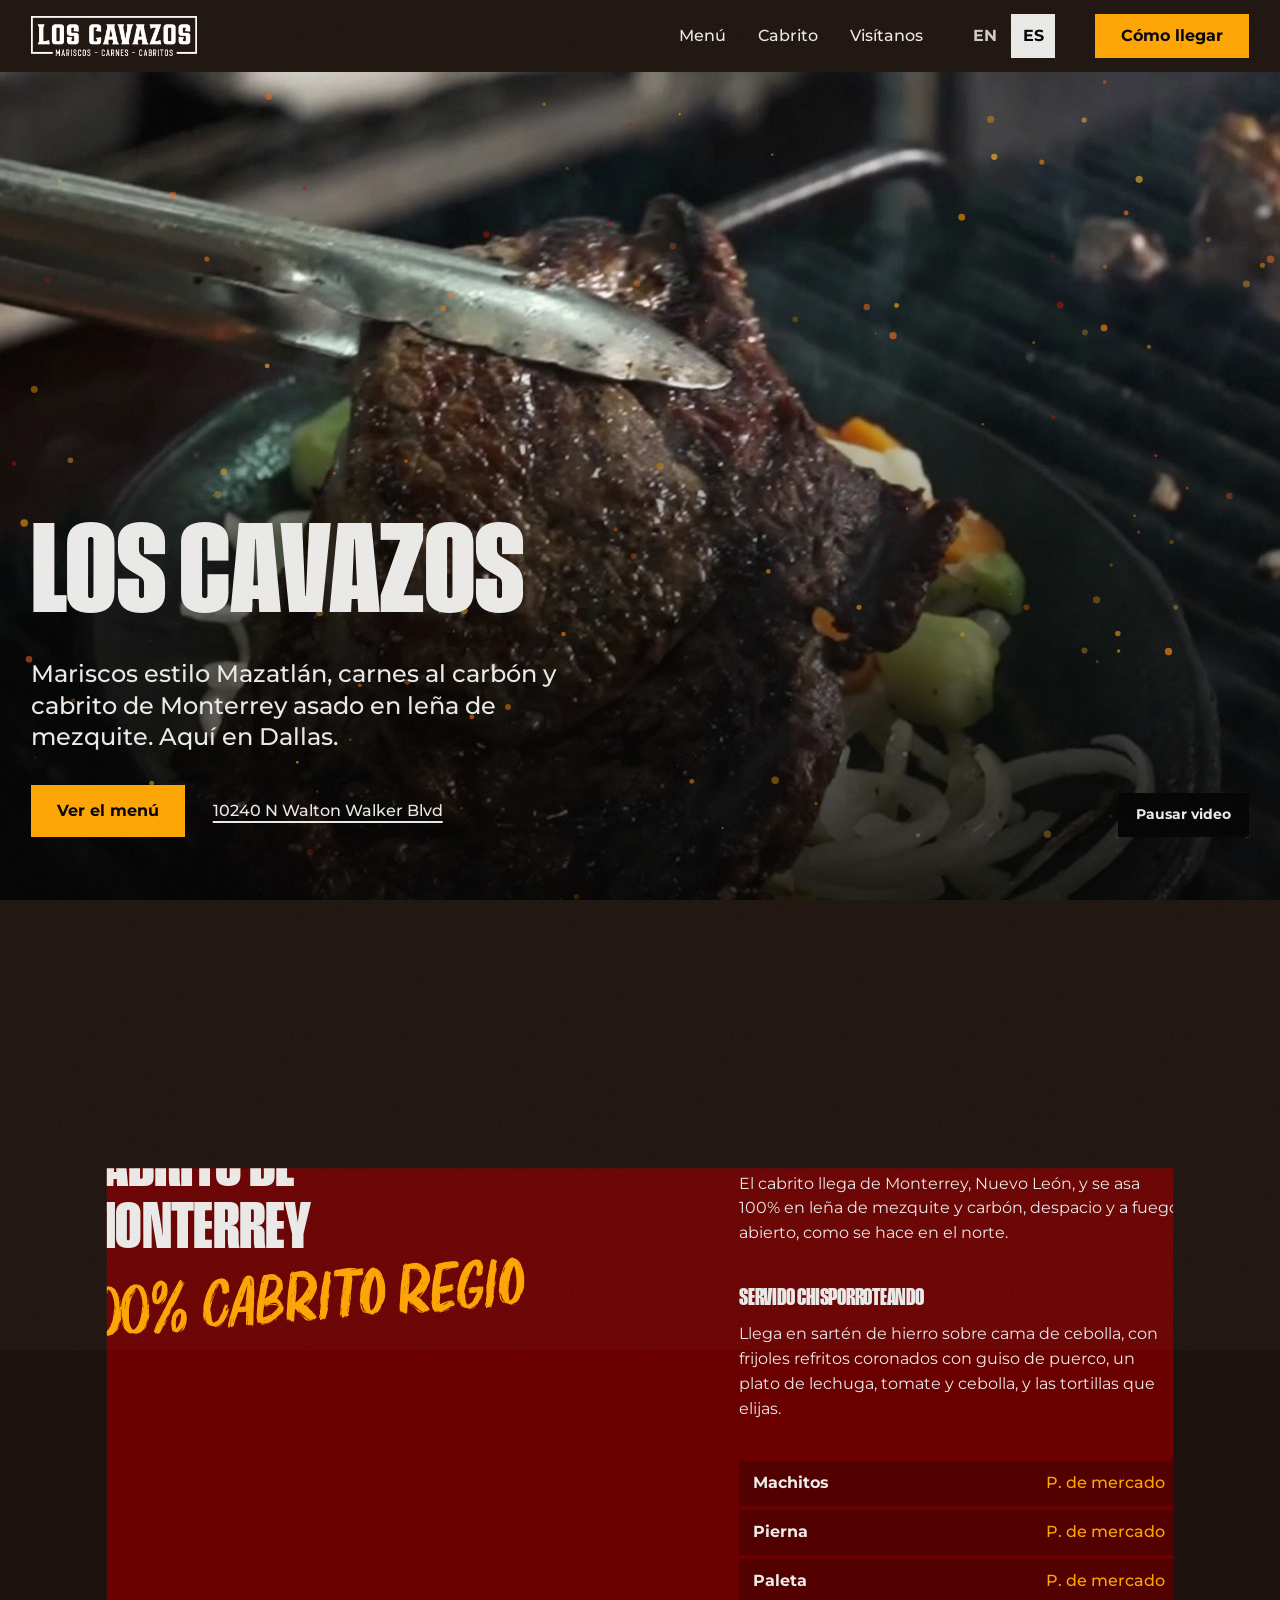
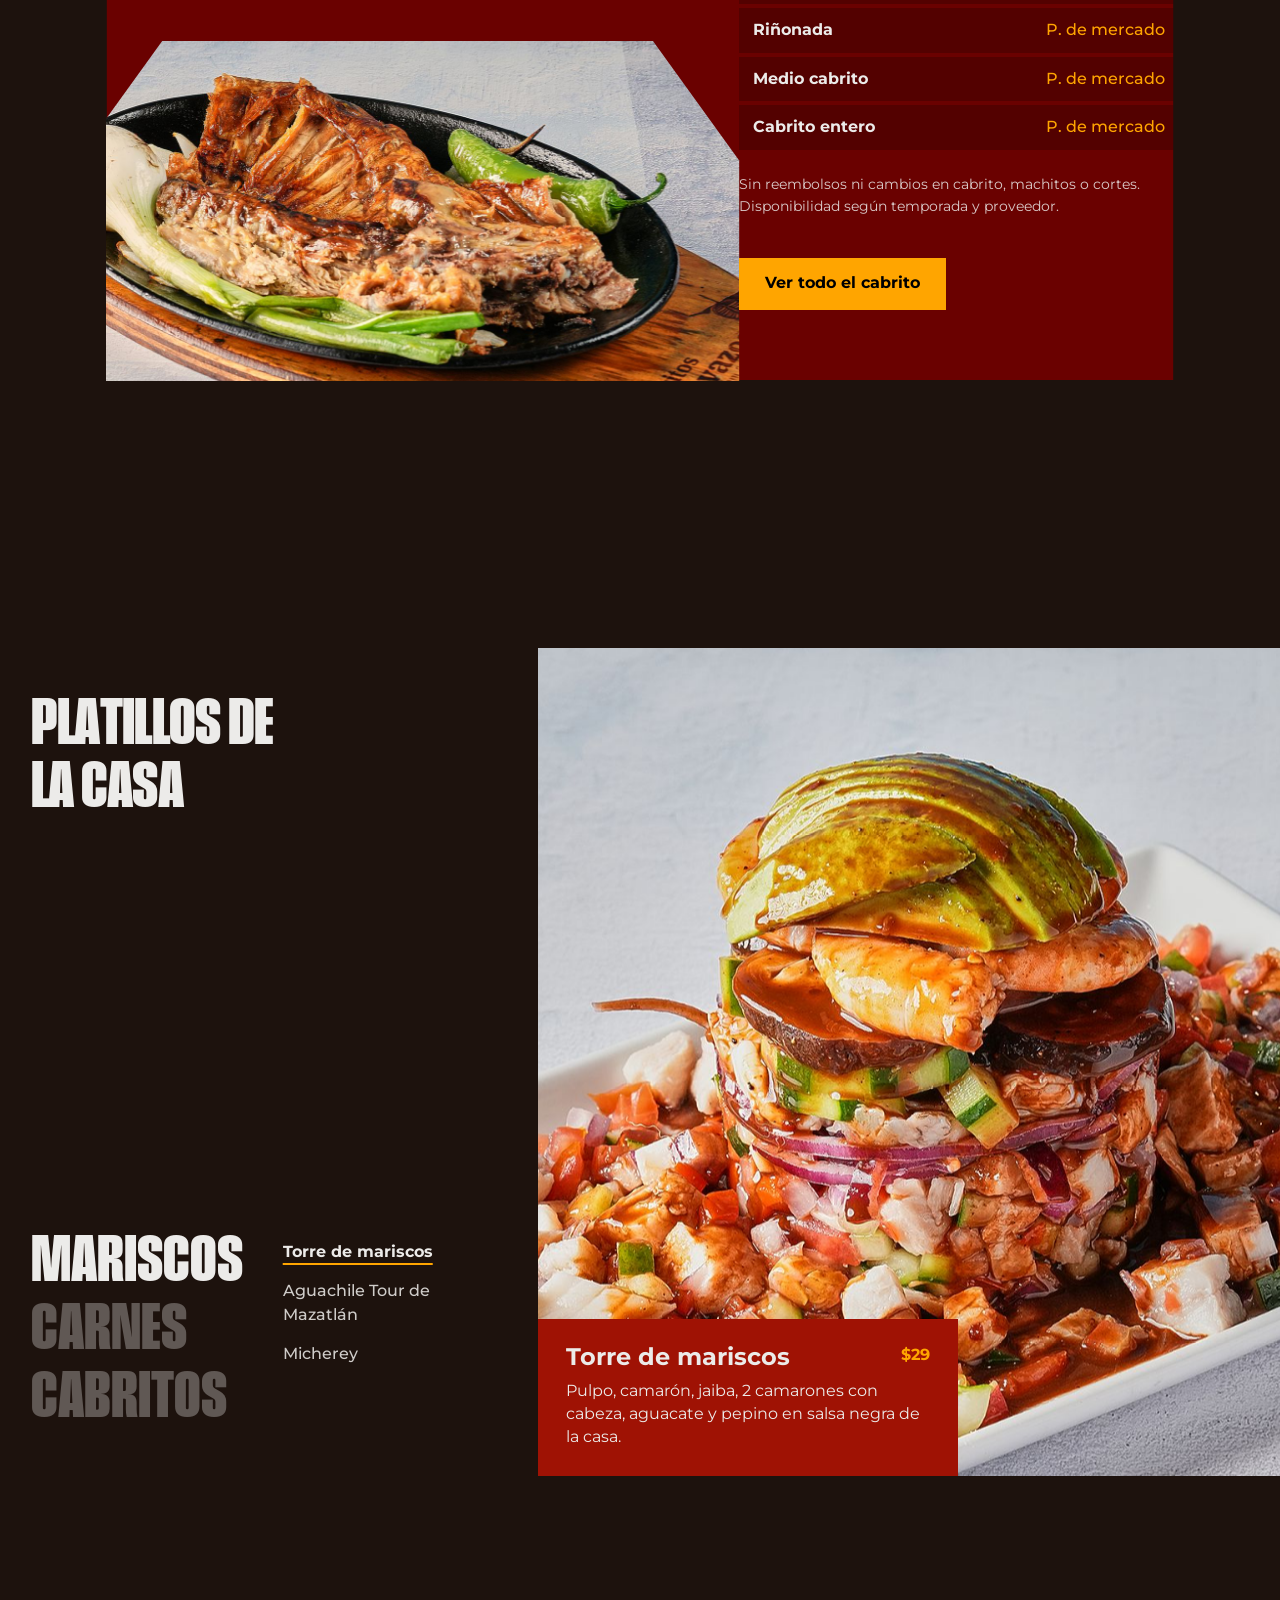
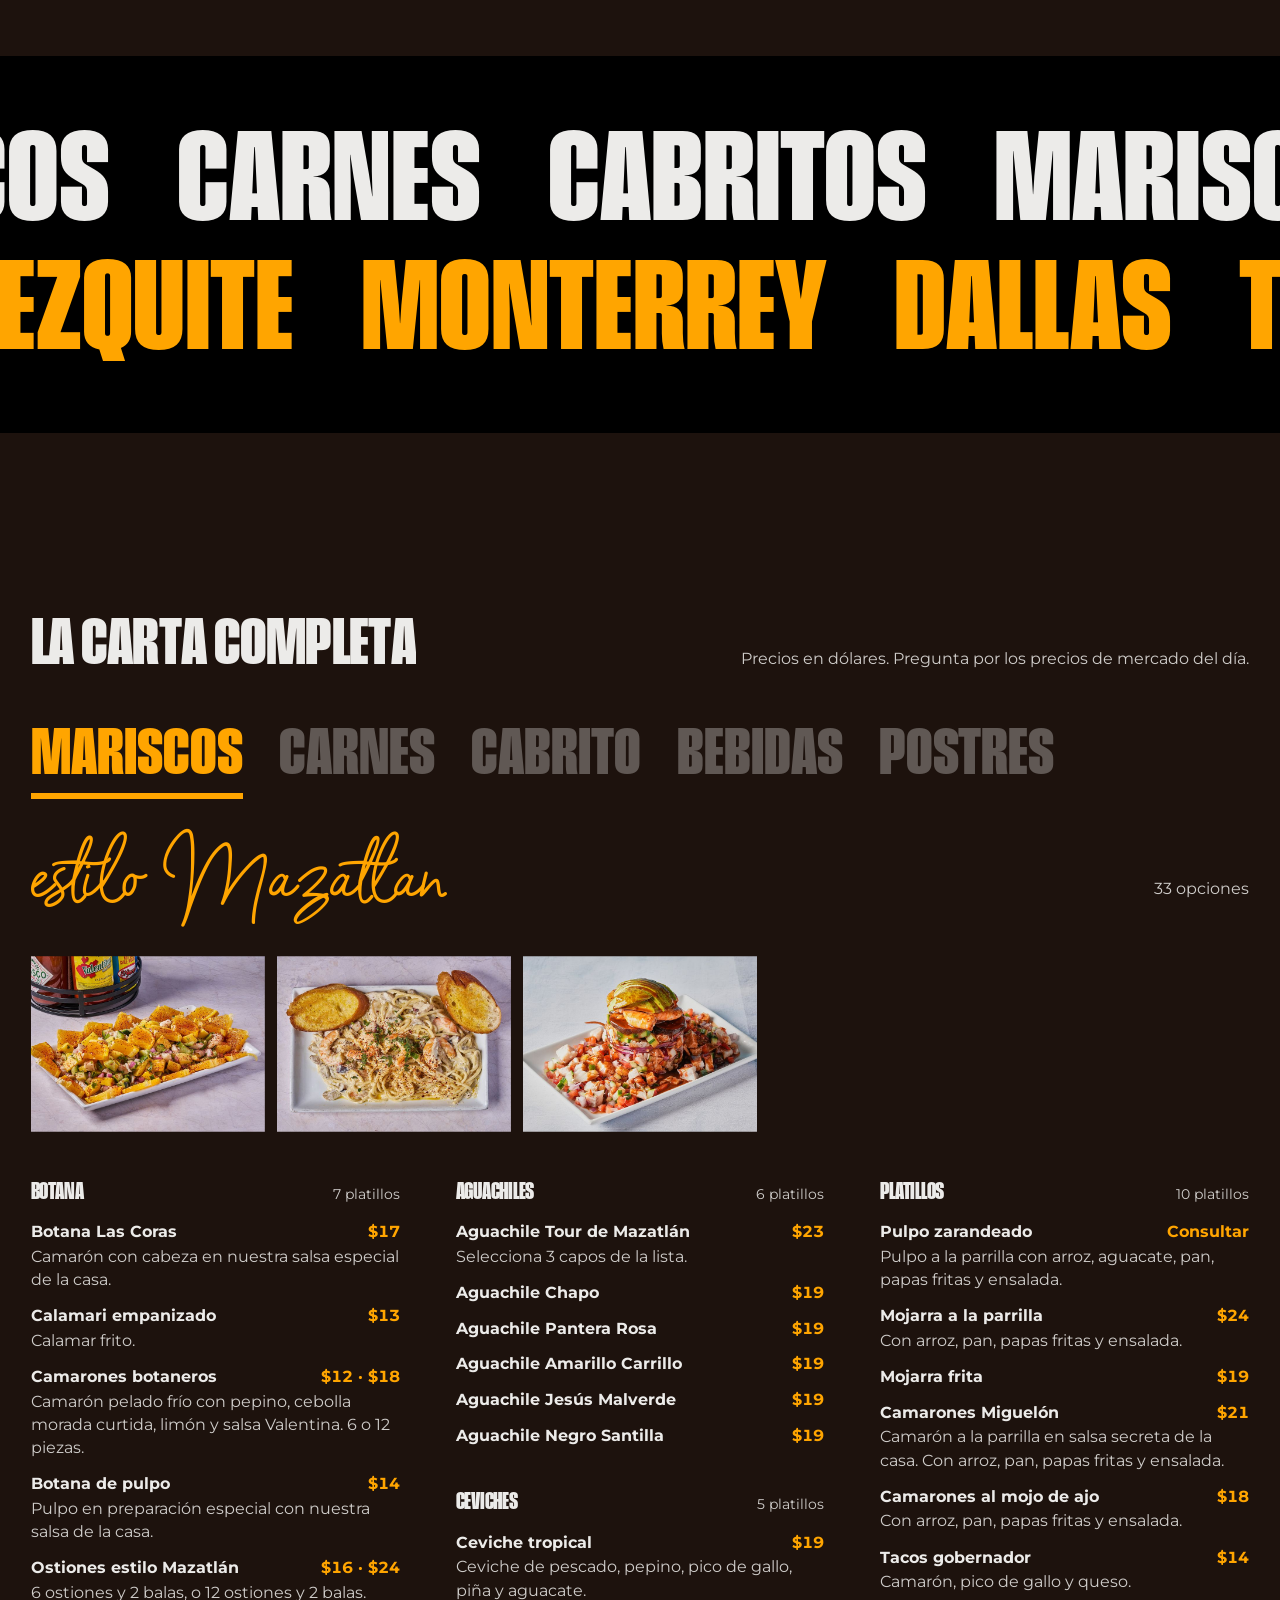
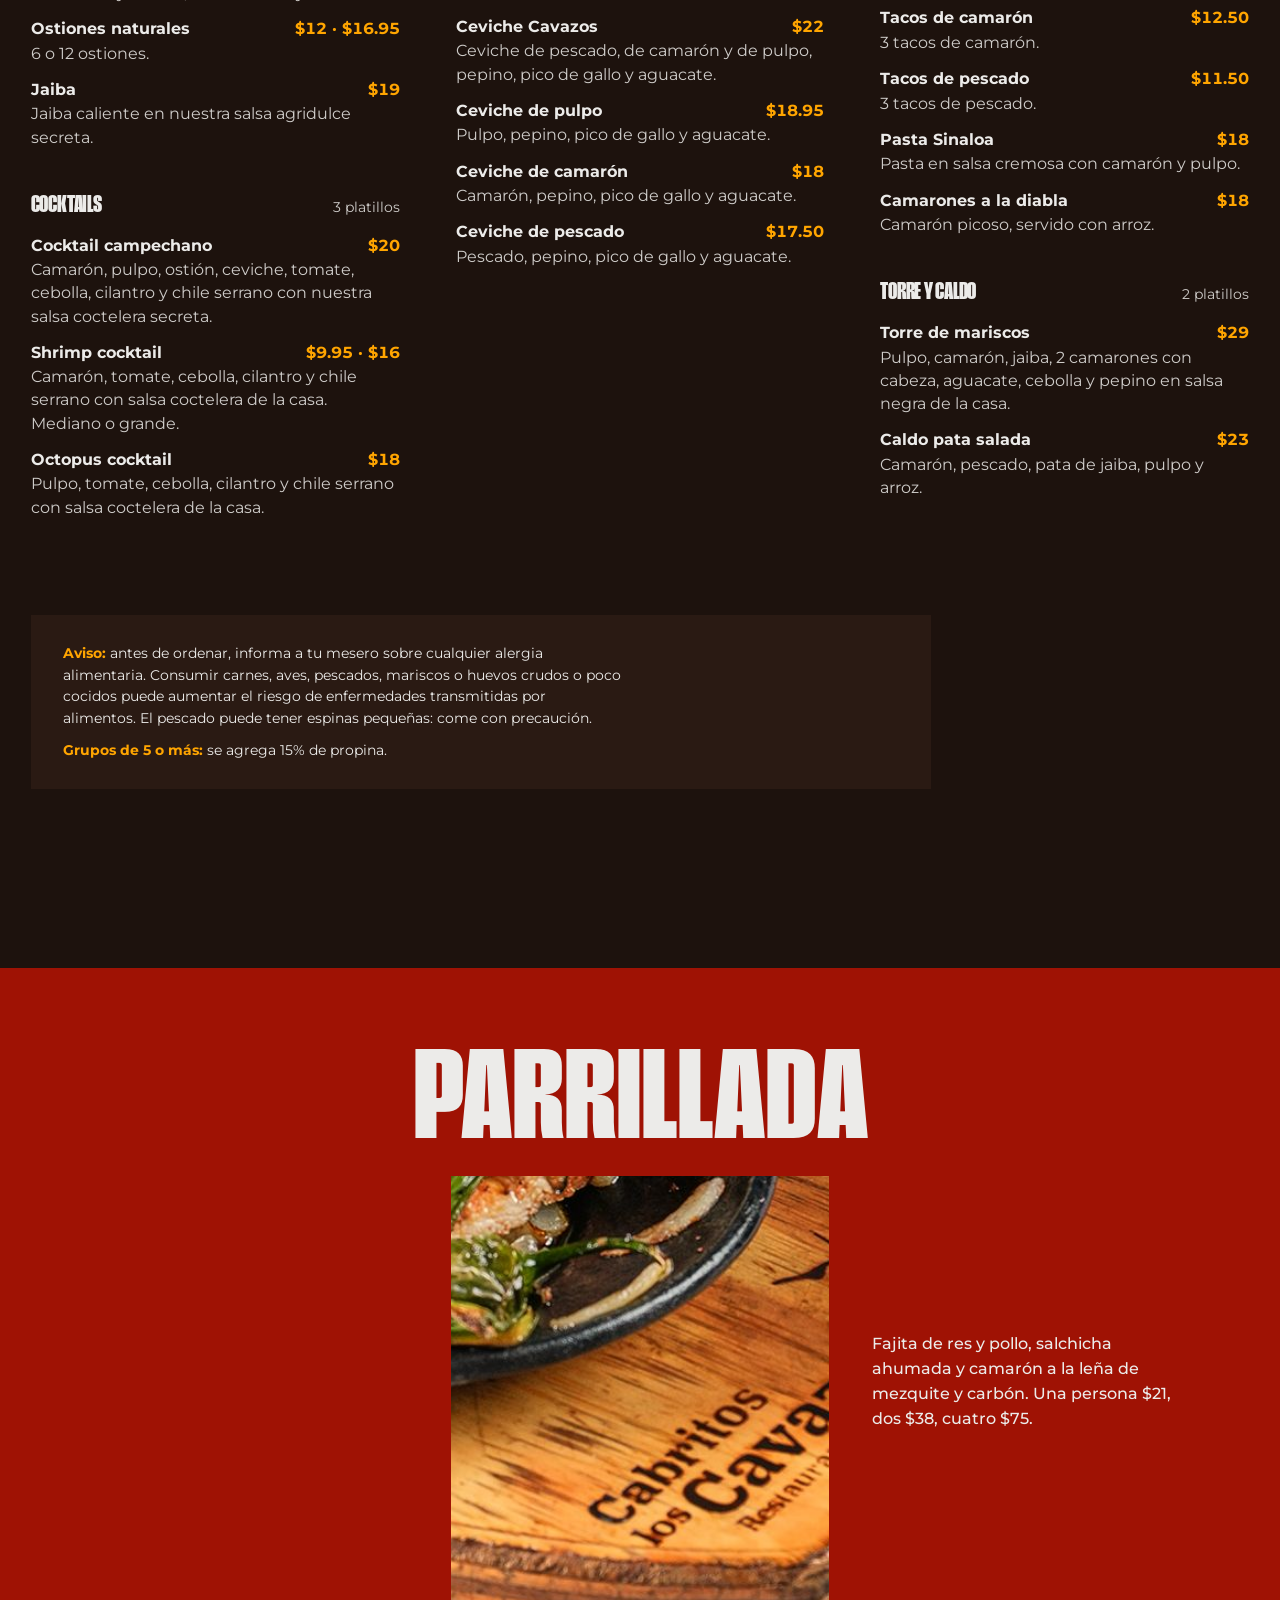
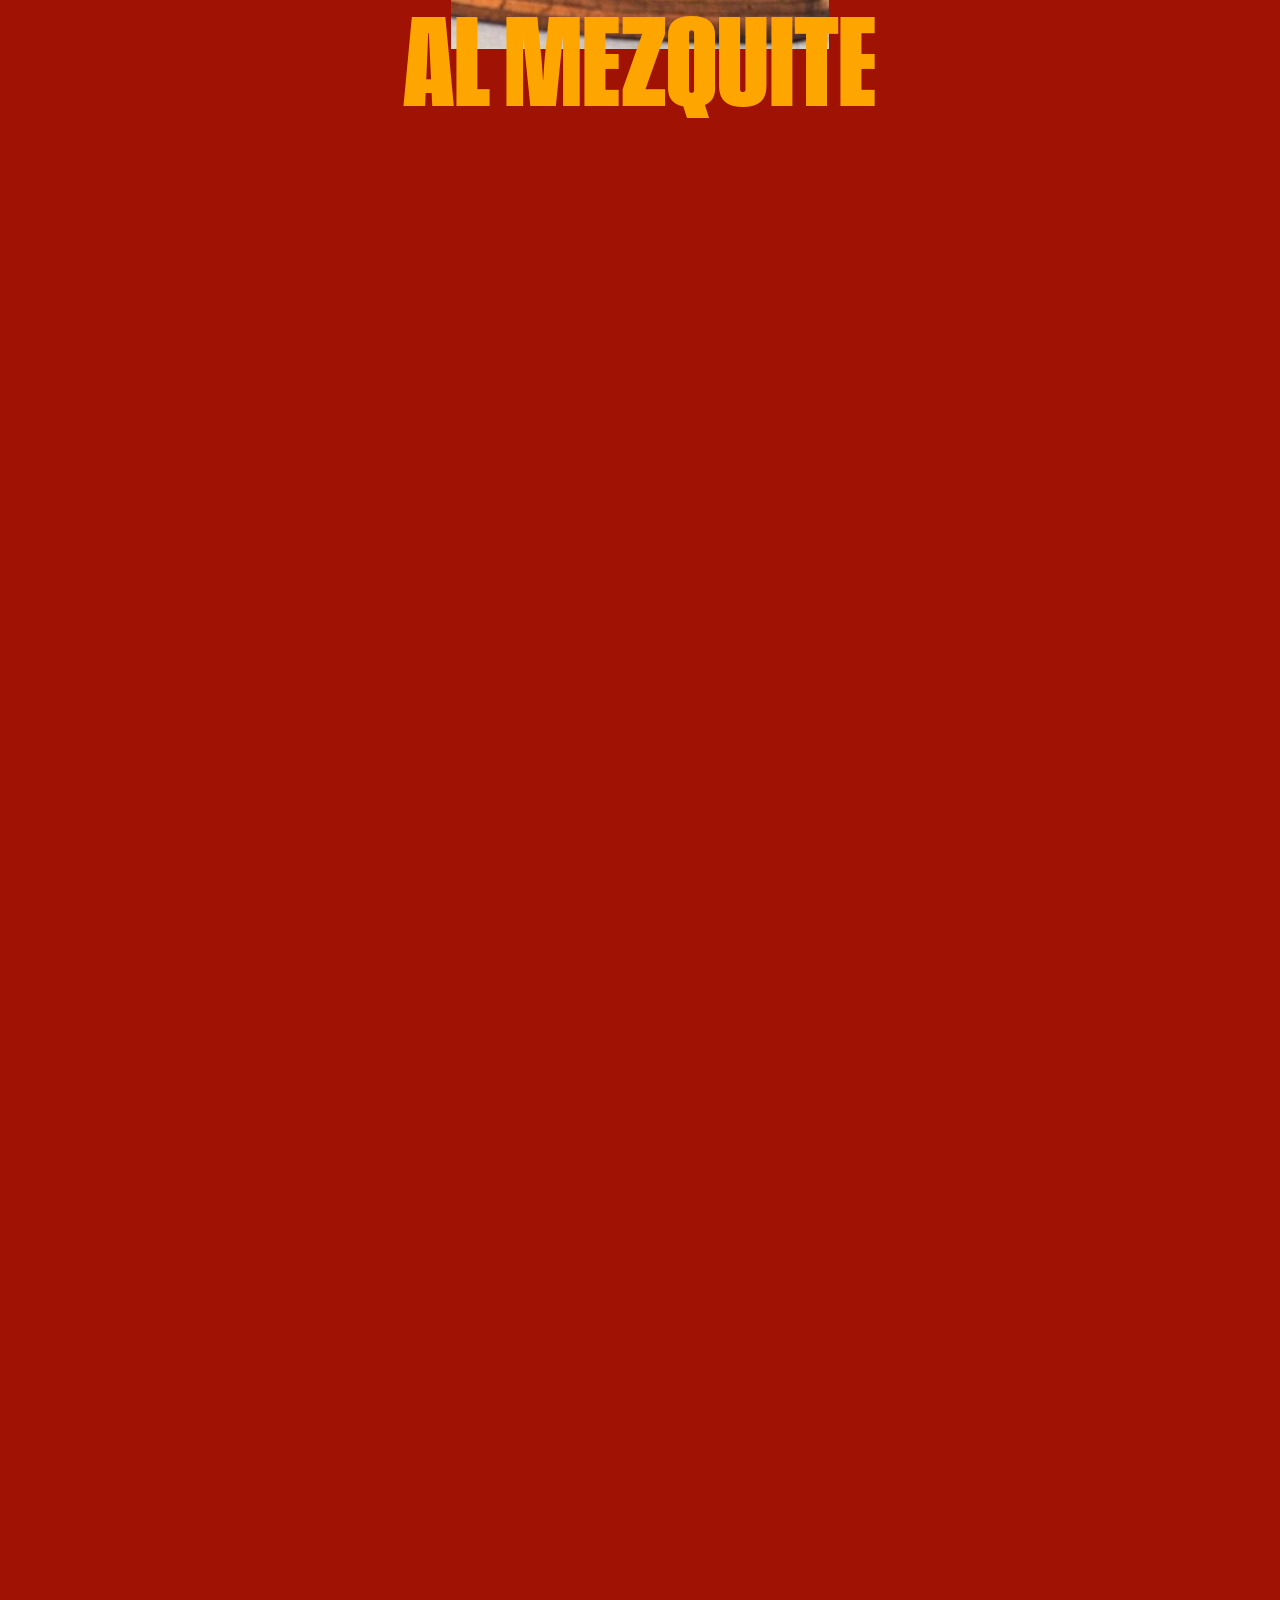
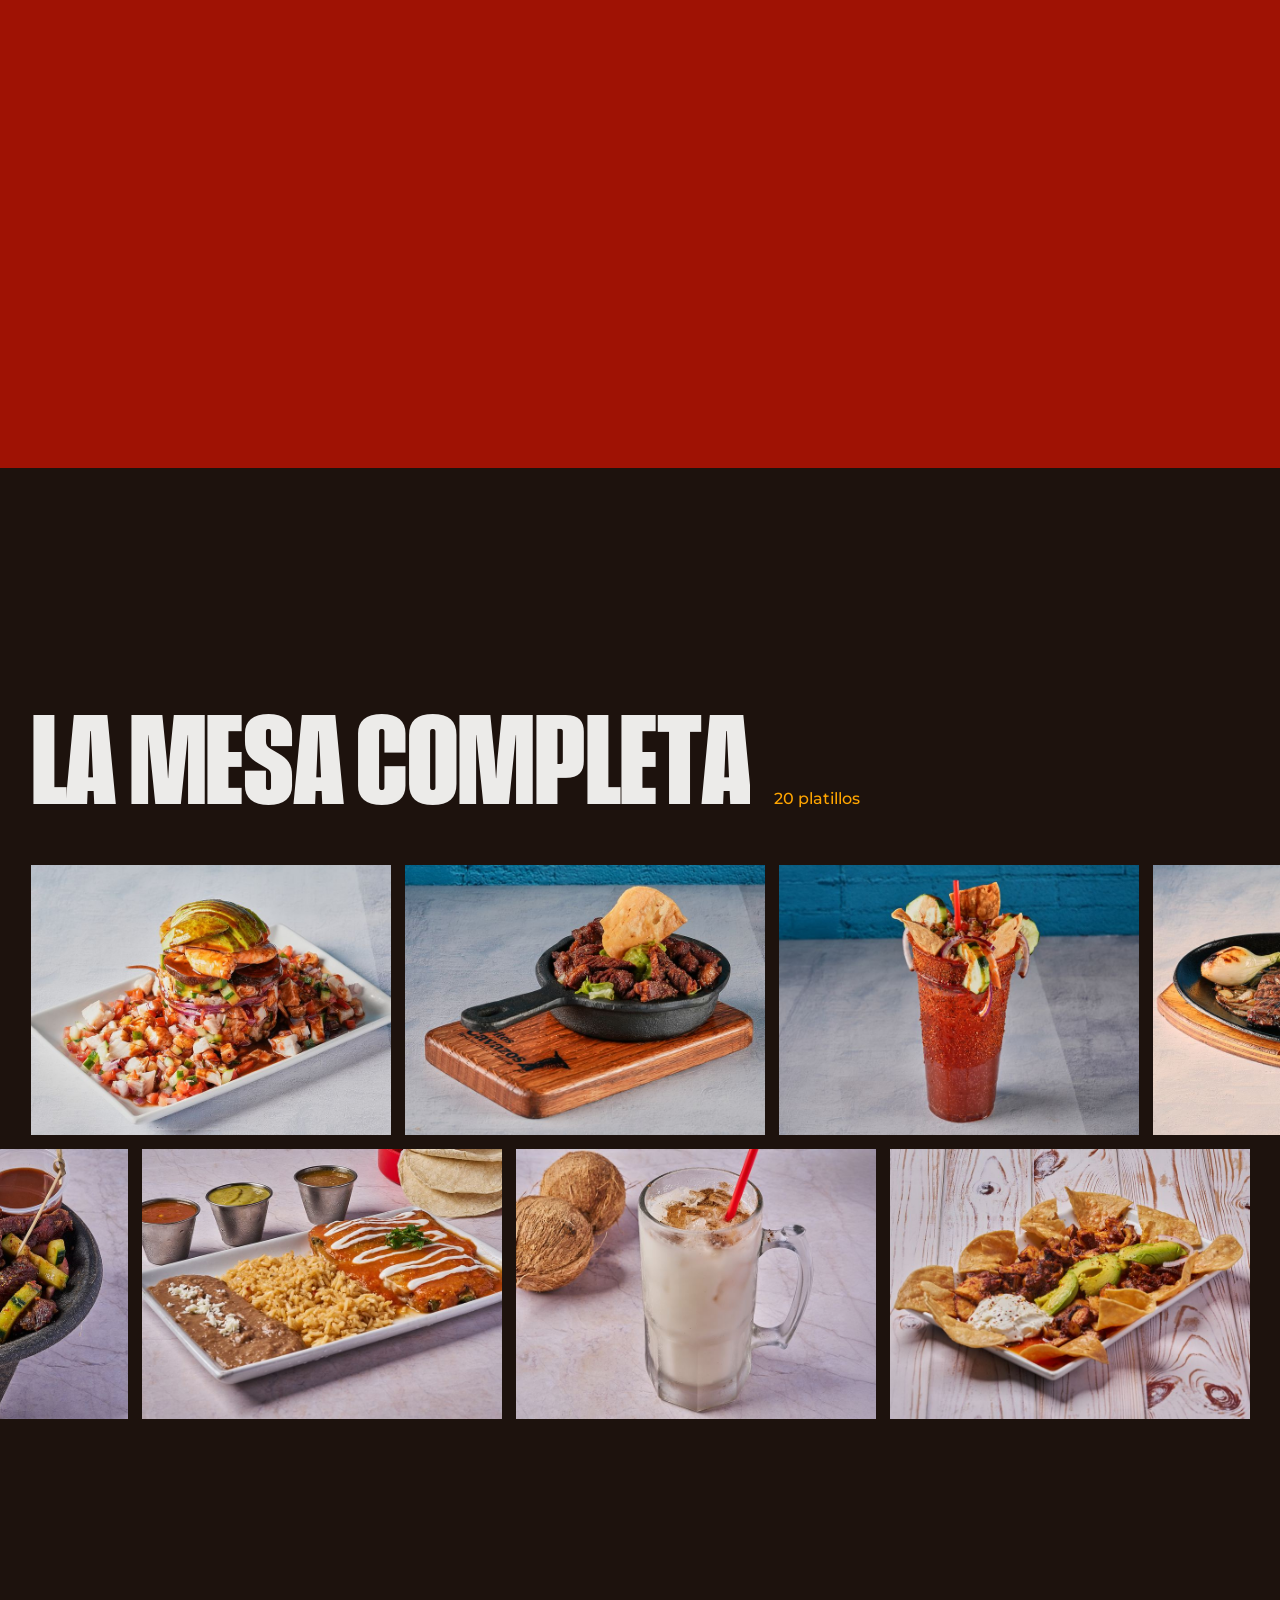
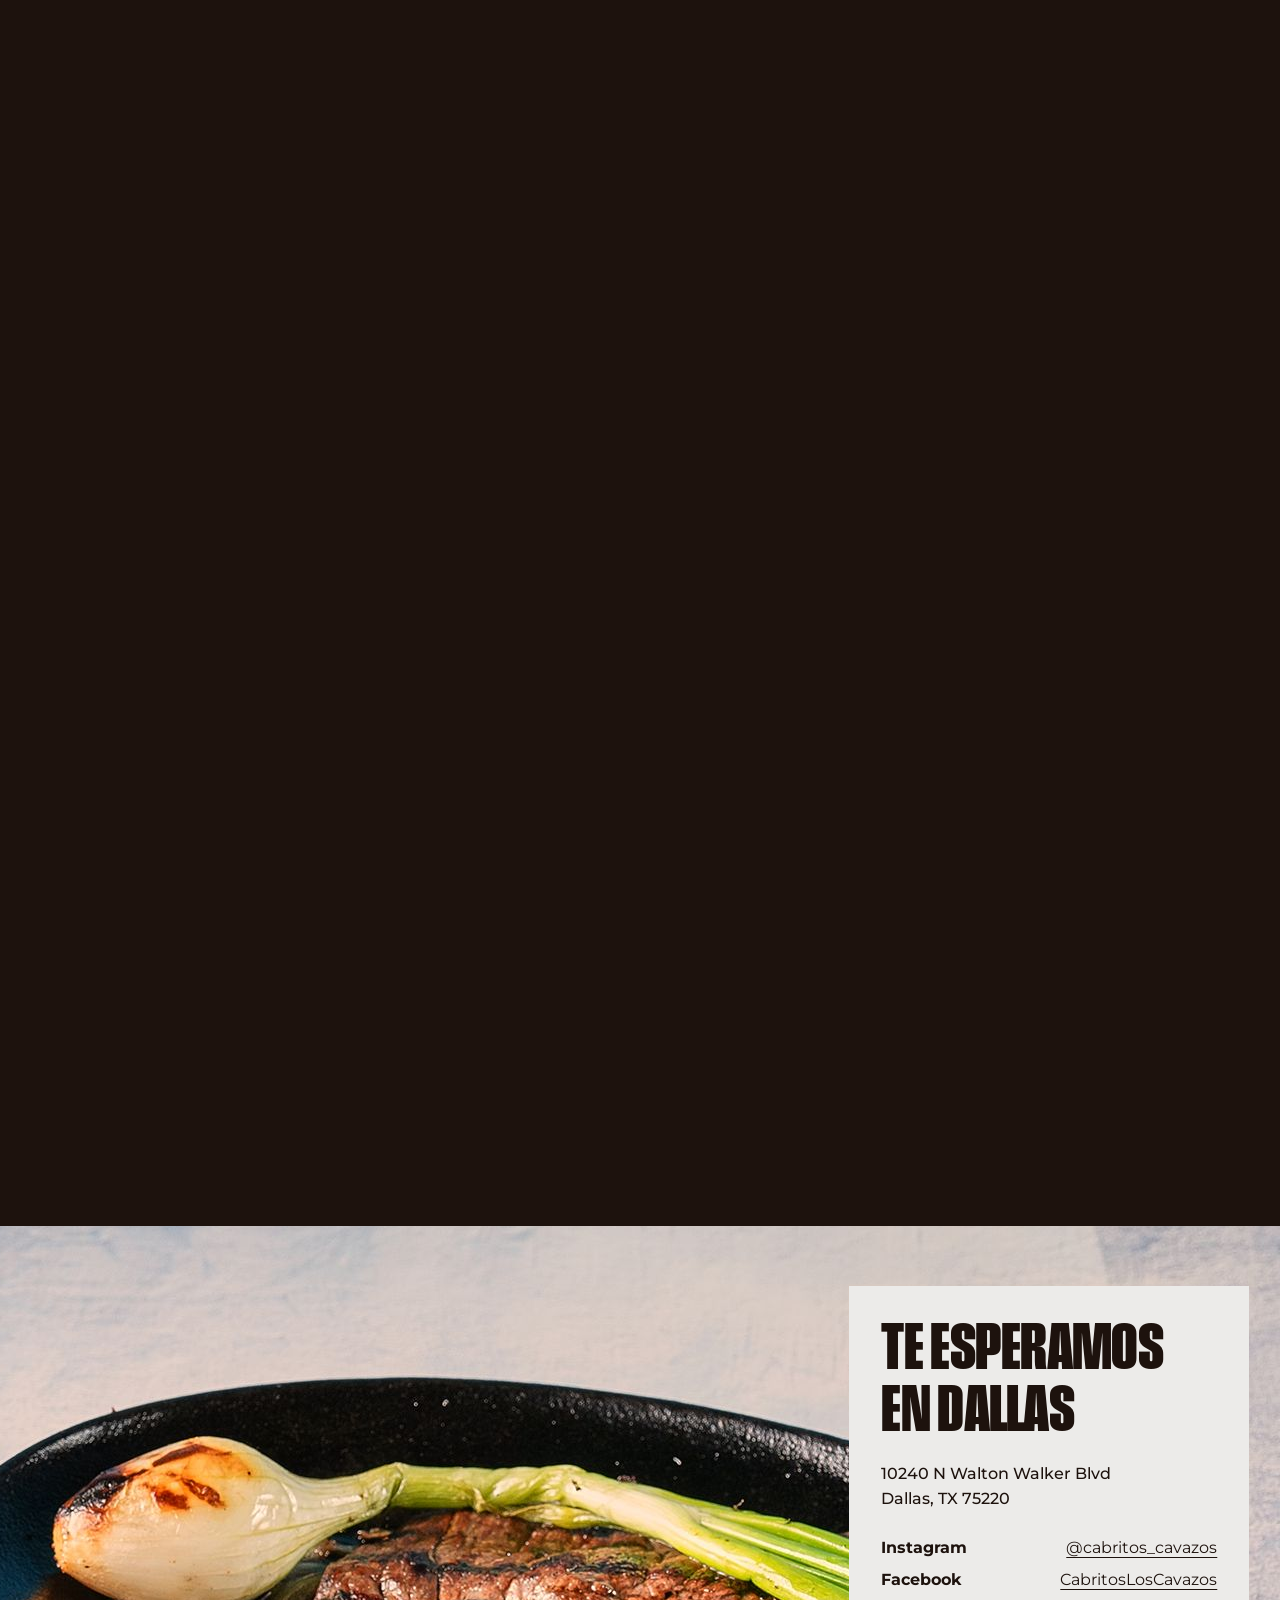
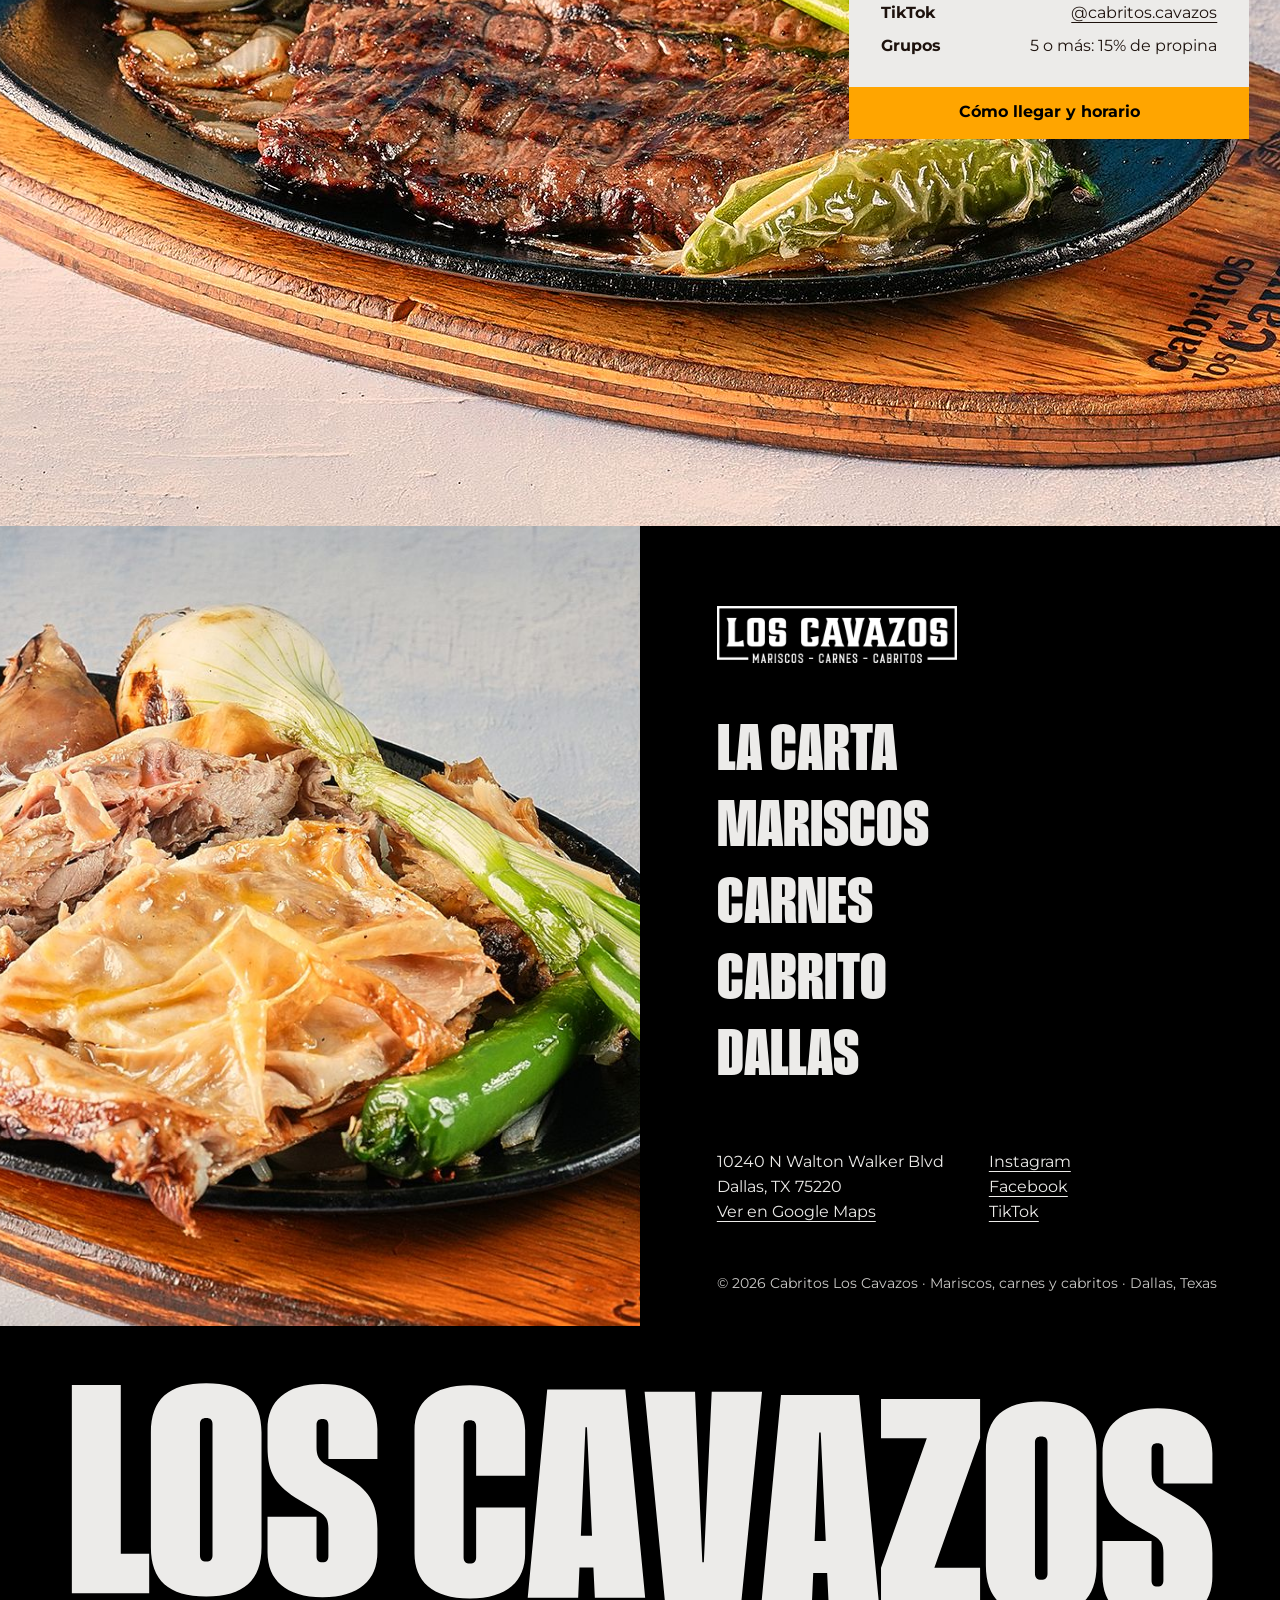
<file: es.html>
<!doctype html>
<html lang="es">
<head>
<meta charset="utf-8">
<meta name="viewport" content="width=device-width, initial-scale=1">
<title>Los Cavazos · Mariscos, Carnes y Cabritos en Dallas</title>
<meta name="description" content="Cabritos Los Cavazos: mariscos estilo Mazatlán, carnes al carbón y cabrito de Monterrey asado en leña de mezquite. 10240 N Walton Walker Blvd, Dallas, TX.">
<meta property="og:title" content="Los Cavazos · Mariscos, Carnes y Cabritos">
<meta property="og:description" content="Mariscos estilo Mazatlán, carnes al carbón y cabrito de Monterrey asado en leña de mezquite. Dallas, TX.">
<meta property="og:image" content="assets/img/plato-10.jpg">
<meta name="theme-color" content="#1D120D">
<link rel="alternate" hreflang="en" href="https://cavazos.vercel.app/">
<link rel="alternate" hreflang="es" href="https://cavazos.vercel.app/es.html">
<link rel="alternate" hreflang="x-default" href="https://cavazos.vercel.app/">
<link rel="canonical" href="https://cavazos.vercel.app/es.html">
<link rel="icon" href="assets/img/logo-rojo.png">
<link rel="preload" href="assets/fonts/montserrat-latin.woff2" as="font" type="font/woff2" crossorigin>
<link rel="preload" href="assets/fonts/field-gothic-xxcond.woff2" as="font" type="font/woff2" crossorigin>
<link rel="stylesheet" href="styles.css">
<script type="application/ld+json">
{
  "@context": "https://schema.org",
  "@type": "Restaurant",
  "name": "Cabritos Los Cavazos",
  "servesCuisine": ["Mexicana", "Mariscos estilo Mazatlán", "Cabrito"],
  "address": {"@type": "PostalAddress", "streetAddress": "10240 N Walton Walker Blvd", "addressLocality": "Dallas", "addressRegion": "TX", "postalCode": "75220", "addressCountry": "US"},
  "hasMap": "https://maps.app.goo.gl/NTE251S19HnPEeCE7",
  "sameAs": ["https://www.instagram.com/cabritos_cavazos", "https://www.facebook.com/CabritosLosCavazos", "https://www.tiktok.com/@cabritos.cavazos"]
}
</script>
<script>
  (function(){var d=document.documentElement;d.classList.add('js');
  try{ if(sessionStorage.getItem('cvz-seen')) d.classList.add('no-loader'); }catch(e){ d.classList.add('no-loader'); }})();
</script>
</head>
<body>

<div class="loader" aria-hidden="true">
  <div class="loader-panel loader-panel--back"></div>
  <div class="loader-panel loader-panel--front">
    <img class="loader-logo" src="assets/img/logo-blanco.png" alt="" width="1200" height="288">
    <span class="loader-bar"><span></span></span>
  </div>
</div>

<header class="bar">
  <a class="bar-logo" href="#home" aria-label="Los Cavazos, inicio"><img src="assets/img/logo-blanco.png" alt="Los Cavazos · Mariscos, Carnes, Cabritos" width="1200" height="288"></a>
  <nav class="bar-links" aria-label="Principal">
    <a href="#menu">Menú</a>
    <a href="#cabrito">Cabrito</a>
    <a href="#visit">Visítanos</a>
  </nav>
  <div class="lang" role="group" aria-label="Idioma">
    <a class="lang-link" href="./" hreflang="en" lang="en">EN</a>
    <a class="lang-link" href="es.html" hreflang="es" lang="es" aria-current="page">ES</a>
  </div>
  <a class="btn btn-accent bar-cta" href="https://maps.app.goo.gl/NTE251S19HnPEeCE7" target="_blank" rel="noopener">Cómo llegar</a>
</header>

<main>

<!-- INICIO: video de la cocina -->
<section class="intro" id="home" aria-labelledby="intro-h">
  <video class="intro-video" autoplay muted loop playsinline preload="auto" poster="assets/video/cavazos-poster.jpg" aria-label="Video de la cocina de Los Cavazos: carnes al carbón, cebollitas y cabrito en la parrilla">
    <source src="assets/video/cavazos-720.mp4" type="video/mp4" media="(max-width: 900px)">
    <source src="assets/video/cavazos-1080.mp4" type="video/mp4">
  </video>
  <canvas class="intro-embers" aria-hidden="true"></canvas>
  <div class="intro-text">
    <h1 id="intro-h" class="intro-title" data-reveal>Los Cavazos</h1>
    <p class="intro-lede" data-reveal>Mariscos estilo Mazatlán, carnes al carbón y cabrito de Monterrey asado en leña de mezquite. Aquí en Dallas.</p>
    <div class="intro-actions" data-reveal>
      <a class="btn btn-accent" href="#menu">Ver el menú</a>
      <a class="link" href="https://maps.app.goo.gl/NTE251S19HnPEeCE7" target="_blank" rel="noopener">10240 N Walton Walker Blvd</a>
    </div>
  </div>
  <button class="intro-toggle" type="button" aria-pressed="false">Pausar video</button>
</section>

<!-- CABRITO: panel profundo con retrato en forma de tabla -->
<section class="about" id="cabrito" aria-labelledby="cabrito-h">
  <div class="about-panel">
    <div class="about-left">
      <h2 id="cabrito-h" class="about-title" data-reveal>Cabrito de Monterrey</h2>
      <p class="about-stamp" data-reveal>100% cabrito regio</p>
      <div class="about-photo" data-reveal data-parallax="-0.08">
        <img src="assets/img/plato-09.jpg" alt="Cabrito al pastor en sartén de hierro sobre tabla de madera de Los Cavazos, con cebollita asada y chile" width="1600" height="1200" loading="lazy">
      </div>
    </div>
    <div class="about-right">
      <div class="about-block" data-reveal>
        <h3>Importado de Monterrey, N.L.</h3>
        <p>El cabrito llega de Monterrey, Nuevo León, y se asa 100% en leña de mezquite y carbón, despacio y a fuego abierto, como se hace en el norte.</p>
      </div>
      <div class="about-block" data-reveal>
        <h3>Servido chisporroteando</h3>
        <p>Llega en sartén de hierro sobre cama de cebolla, con frijoles refritos coronados con guiso de puerco, un plato de lechuga, tomate y cebolla, y las tortillas que elijas.</p>
      </div>
      <dl class="cuts" data-reveal>
        <div><dt>Machitos</dt><dd>P. de mercado</dd></div>
        <div><dt>Pierna</dt><dd>P. de mercado</dd></div>
        <div><dt>Paleta</dt><dd>P. de mercado</dd></div>
        <div><dt>Riñonada</dt><dd>P. de mercado</dd></div>
        <div><dt>Medio cabrito</dt><dd>P. de mercado</dd></div>
        <div><dt>Cabrito entero</dt><dd>P. de mercado</dd></div>
      </dl>
      <p class="about-note" data-reveal>Sin reembolsos ni cambios en cabrito, machitos o cortes. Disponibilidad según temporada y proveedor.</p>
      <a class="btn btn-accent" href="#m-cabrito" data-reveal>Ver todo el cabrito</a>
    </div>
  </div>
</section>

<!-- PLATILLOS: la sartén sobre su tabla, enorme -->
<section class="hero" id="dishes" aria-labelledby="platillos-h">
  <div class="hero-text">
    <h2 id="platillos-h" class="hero-title" data-reveal>Platillos de la casa</h2>

    <div class="picker" data-reveal>
      <div class="picker-tabs" role="tablist" aria-label="Elige un mundo">
        <button role="tab" class="picker-tab" aria-selected="true" data-group="mariscos">Mariscos</button>
        <button role="tab" class="picker-tab" aria-selected="false" data-group="carnes">Carnes</button>
        <button role="tab" class="picker-tab" aria-selected="false" data-group="cabritos">Cabritos</button>
      </div>
      <ul class="picker-list" aria-label="Platillos">
        <li data-group="mariscos"><button class="dish" aria-pressed="true" data-img="plato-01" data-price="$29" data-tone="red" data-fact="Pulpo, camarón, jaiba, 2 camarones con cabeza, aguacate y pepino en salsa negra de la casa.">Torre de mariscos</button></li>
        <li data-group="mariscos"><button class="dish" aria-pressed="false" data-img="plato-14" data-price="$23" data-tone="red" data-fact="Tour de Mazatlán: selecciona 3 capos entre Chapo, Pantera Rosa, Amarillo Carrillo, Jesús Malverde y Negro Santilla.">Aguachile Tour de Mazatlán</button></li>
        <li data-group="mariscos"><button class="dish" aria-pressed="false" data-img="plato-03" data-price="$15" data-tone="red" data-fact="La michelada de la casa, escarchada y bien cargada.">Micherey</button></li>
        <li data-group="carnes"><button class="dish" aria-pressed="false" data-img="plato-10" data-price="$38" data-tone="maroon" data-fact="Fajita de res y pollo, salchicha ahumada y camarón al carbón de mezquite. Para dos.">Parrillada para dos</button></li>
        <li data-group="carnes"><button class="dish" aria-pressed="false" data-img="plato-11" data-price="$38" data-tone="maroon" data-fact="Pollo, arrachera, camarón y salchicha, en molcajete hirviendo.">Molcajete para dos</button></li>
        <li data-group="carnes"><button class="dish" aria-pressed="false" data-img="plato-05" data-price="$22" data-tone="maroon" data-fact="Tuétano de res a la parrilla, con cebollita y chile toreado.">Tuétano de res</button></li>
        <li data-group="carnes"><button class="dish" aria-pressed="false" data-img="plato-04" data-price="$24" data-tone="maroon" data-fact="Arrachera con frijoles, arroz, lechuga, pico de gallo y guacamole.">Arrachera</button></li>
        <li data-group="cabritos"><button class="dish" aria-pressed="false" data-img="plato-07" data-price="P. de mercado" data-tone="black" data-fact="Pierna de cabrito de Monterrey, asada 100% en leña de mezquite.">Pierna de cabrito</button></li>
        <li data-group="cabritos"><button class="dish" aria-pressed="false" data-img="plato-08" data-price="P. de mercado" data-tone="black" data-fact="Paleta y riñonada, servidas chisporroteando sobre cama de cebolla.">Paleta y riñonada</button></li>
        <li data-group="cabritos"><button class="dish" aria-pressed="false" data-img="plato-12" data-price="$19" data-tone="black" data-fact="La cabeza de cabrito, para los que saben.">Cabeza de cabrito</button></li>
      </ul>
    </div>
  </div>

  <figure class="hero-object">
    <div class="hero-frame" data-parallax="0.12">
      <img class="hero-img is-on" src="assets/img/plato-01.jpg" alt="Torre de mariscos con aguacate y camarón sobre ceviche" width="1600" height="1200" fetchpriority="high">
      <img class="hero-img" src="assets/img/plato-01.jpg" alt="" width="1600" height="1200" aria-hidden="true">
    </div>
    <figcaption class="hero-card" data-tone="red" aria-live="polite">
      <span class="hero-card-name">Torre de mariscos</span>
      <span class="hero-card-price">$29</span>
      <span class="hero-card-fact">Pulpo, camarón, jaiba, 2 camarones con cabeza, aguacate y pepino en salsa negra de la casa.</span>
    </figcaption>
  </figure>
</section>

<!-- FRANJA: se desliza con el scroll -->
<div class="band" aria-hidden="true">
  <div class="band-line" data-band="-1"><span>Mariscos</span><span>Carnes</span><span>Cabritos</span><span>Mariscos</span><span>Carnes</span><span>Cabritos</span><span>Mariscos</span><span>Carnes</span><span>Cabritos</span></div>
  <div class="band-line band-alt" data-band="1"><span>Mezquite</span><span>Monterrey</span><span>Dallas</span><span>Texas</span><span>Mezquite</span><span>Monterrey</span><span>Dallas</span><span>Texas</span><span>Mezquite</span></div>
</div>

<!-- MENÚ COMPLETO -->
<section class="menu" id="menu" aria-labelledby="menu-h">
  <div class="menu-head">
    <h2 id="menu-h" class="section-title" data-reveal>La carta completa</h2>
    <p class="menu-lede" data-reveal>Precios en dólares. Pregunta por los precios de mercado del día.</p>
  </div>

  <div class="menu-tabs" role="tablist" aria-label="Secciones de la carta" data-reveal>
    <button role="tab" class="menu-tab" id="tab-m-mariscos" aria-controls="m-mariscos" aria-selected="true">Mariscos</button>
    <button role="tab" class="menu-tab" id="tab-m-carnes" aria-controls="m-carnes" aria-selected="false">Carnes</button>
    <button role="tab" class="menu-tab" id="tab-m-cabrito" aria-controls="m-cabrito" aria-selected="false">Cabrito</button>
    <button role="tab" class="menu-tab" id="tab-m-bebidas" aria-controls="m-bebidas" aria-selected="false">Bebidas</button>
    <button role="tab" class="menu-tab" id="tab-m-postres" aria-controls="m-postres" aria-selected="false">Postres</button>
  </div>

  <div class="chapter" id="m-mariscos" role="tabpanel" aria-labelledby="tab-m-mariscos">
    <div class="chapter-head">
      <h3 class="visually-hidden">Mariscos</h3>
      <p class="chapter-script">estilo Mazatlán</p>
      <p class="chapter-count">33 opciones</p>
    </div>
    <div class="chapter-strip">
      <img src="assets/img/plato-14-sm.jpg" alt="Aguachile Tour de Mazatlán" width="800" height="600" loading="lazy">
      <img src="assets/img/plato-15-sm.jpg" alt="Pasta Sinaloa" width="800" height="600" loading="lazy">
      <img src="assets/img/plato-01-sm.jpg" alt="Torre de mariscos" width="800" height="600" loading="lazy">
    </div>
    <div class="chapter-cols">
      <details class="cat" open>
        <summary class="cat-head"><h4>Botana</h4><span>7 platillos</span></summary>
        <ul class="items">
          <li class="item"><p class="item-row"><b>Botana Las Coras</b><span>$17</span></p><p class="item-desc">Camarón con cabeza en nuestra salsa especial de la casa.</p></li>
          <li class="item"><p class="item-row"><b>Calamari empanizado</b><span>$13</span></p><p class="item-desc">Calamar frito.</p></li>
          <li class="item"><p class="item-row"><b>Camarones botaneros</b><span>$12 · $18</span></p><p class="item-desc">Camarón pelado frío con pepino, cebolla morada curtida, limón y salsa Valentina. 6 o 12 piezas.</p></li>
          <li class="item"><p class="item-row"><b>Botana de pulpo</b><span>$14</span></p><p class="item-desc">Pulpo en preparación especial con nuestra salsa de la casa.</p></li>
          <li class="item"><p class="item-row"><b>Ostiones estilo Mazatlán</b><span>$16 · $24</span></p><p class="item-desc">6 ostiones y 2 balas, o 12 ostiones y 2 balas.</p></li>
          <li class="item"><p class="item-row"><b>Ostiones naturales</b><span>$12 · $16.95</span></p><p class="item-desc">6 o 12 ostiones.</p></li>
          <li class="item"><p class="item-row"><b>Jaiba</b><span>$19</span></p><p class="item-desc">Jaiba caliente en nuestra salsa agridulce secreta.</p></li>
        </ul>
      </details>
      <details class="cat" open>
        <summary class="cat-head"><h4>Cocktails</h4><span>3 platillos</span></summary>
        <ul class="items">
          <li class="item"><p class="item-row"><b>Cocktail campechano</b><span>$20</span></p><p class="item-desc">Camarón, pulpo, ostión, ceviche, tomate, cebolla, cilantro y chile serrano con nuestra salsa coctelera secreta.</p></li>
          <li class="item"><p class="item-row"><b>Shrimp cocktail</b><span>$9.95 · $16</span></p><p class="item-desc">Camarón, tomate, cebolla, cilantro y chile serrano con salsa coctelera de la casa. Mediano o grande.</p></li>
          <li class="item"><p class="item-row"><b>Octopus cocktail</b><span>$18</span></p><p class="item-desc">Pulpo, tomate, cebolla, cilantro y chile serrano con salsa coctelera de la casa.</p></li>
        </ul>
      </details>
      <details class="cat" open>
        <summary class="cat-head"><h4>Aguachiles</h4><span>6 platillos</span></summary>
        <ul class="items">
          <li class="item"><p class="item-row"><b>Aguachile Tour de Mazatlán</b><span>$23</span></p><p class="item-desc">Selecciona 3 capos de la lista.</p></li>
          <li class="item"><p class="item-row"><b>Aguachile Chapo</b><span>$19</span></p></li>
          <li class="item"><p class="item-row"><b>Aguachile Pantera Rosa</b><span>$19</span></p></li>
          <li class="item"><p class="item-row"><b>Aguachile Amarillo Carrillo</b><span>$19</span></p></li>
          <li class="item"><p class="item-row"><b>Aguachile Jesús Malverde</b><span>$19</span></p></li>
          <li class="item"><p class="item-row"><b>Aguachile Negro Santilla</b><span>$19</span></p></li>
        </ul>
      </details>
      <details class="cat" open>
        <summary class="cat-head"><h4>Ceviches</h4><span>5 platillos</span></summary>
        <ul class="items">
          <li class="item"><p class="item-row"><b>Ceviche tropical</b><span>$19</span></p><p class="item-desc">Ceviche de pescado, pepino, pico de gallo, piña y aguacate.</p></li>
          <li class="item"><p class="item-row"><b>Ceviche Cavazos</b><span>$22</span></p><p class="item-desc">Ceviche de pescado, de camarón y de pulpo, pepino, pico de gallo y aguacate.</p></li>
          <li class="item"><p class="item-row"><b>Ceviche de pulpo</b><span>$18.95</span></p><p class="item-desc">Pulpo, pepino, pico de gallo y aguacate.</p></li>
          <li class="item"><p class="item-row"><b>Ceviche de camarón</b><span>$18</span></p><p class="item-desc">Camarón, pepino, pico de gallo y aguacate.</p></li>
          <li class="item"><p class="item-row"><b>Ceviche de pescado</b><span>$17.50</span></p><p class="item-desc">Pescado, pepino, pico de gallo y aguacate.</p></li>
        </ul>
      </details>
      <details class="cat" open>
        <summary class="cat-head"><h4>Platillos</h4><span>10 platillos</span></summary>
        <ul class="items">
          <li class="item"><p class="item-row"><b>Pulpo zarandeado</b><span>Consultar</span></p><p class="item-desc">Pulpo a la parrilla con arroz, aguacate, pan, papas fritas y ensalada.</p></li>
          <li class="item"><p class="item-row"><b>Mojarra a la parrilla</b><span>$24</span></p><p class="item-desc">Con arroz, pan, papas fritas y ensalada.</p></li>
          <li class="item"><p class="item-row"><b>Mojarra frita</b><span>$19</span></p></li>
          <li class="item"><p class="item-row"><b>Camarones Miguelón</b><span>$21</span></p><p class="item-desc">Camarón a la parrilla en salsa secreta de la casa. Con arroz, pan, papas fritas y ensalada.</p></li>
          <li class="item"><p class="item-row"><b>Camarones al mojo de ajo</b><span>$18</span></p><p class="item-desc">Con arroz, pan, papas fritas y ensalada.</p></li>
          <li class="item"><p class="item-row"><b>Tacos gobernador</b><span>$14</span></p><p class="item-desc">Camarón, pico de gallo y queso.</p></li>
          <li class="item"><p class="item-row"><b>Tacos de camarón</b><span>$12.50</span></p><p class="item-desc">3 tacos de camarón.</p></li>
          <li class="item"><p class="item-row"><b>Tacos de pescado</b><span>$11.50</span></p><p class="item-desc">3 tacos de pescado.</p></li>
          <li class="item"><p class="item-row"><b>Pasta Sinaloa</b><span>$18</span></p><p class="item-desc">Pasta en salsa cremosa con camarón y pulpo.</p></li>
          <li class="item"><p class="item-row"><b>Camarones a la diabla</b><span>$18</span></p><p class="item-desc">Camarón picoso, servido con arroz.</p></li>
        </ul>
      </details>
      <details class="cat" open>
        <summary class="cat-head"><h4>Torre y caldo</h4><span>2 platillos</span></summary>
        <ul class="items">
          <li class="item"><p class="item-row"><b>Torre de mariscos</b><span>$29</span></p><p class="item-desc">Pulpo, camarón, jaiba, 2 camarones con cabeza, aguacate, cebolla y pepino en salsa negra de la casa.</p></li>
          <li class="item"><p class="item-row"><b>Caldo pata salada</b><span>$23</span></p><p class="item-desc">Camarón, pescado, pata de jaiba, pulpo y arroz.</p></li>
        </ul>
      </details>
    </div>
  </div>
  <div class="chapter" id="m-carnes" role="tabpanel" aria-labelledby="tab-m-carnes">
    <div class="chapter-head">
      <h3 class="visually-hidden">Carnes</h3>
      <p class="chapter-script">al carbón y mezquite</p>
      <p class="chapter-count">32 opciones</p>
    </div>
    <div class="chapter-strip">
      <img src="assets/img/plato-02-sm.jpg" alt="Chicharrón de ribeye" width="800" height="600" loading="lazy">
      <img src="assets/img/plato-20-sm.jpg" alt="Nachos de fajita de res o pollo" width="800" height="600" loading="lazy">
      <img src="assets/img/plato-10-sm.jpg" alt="Parrillada para una persona" width="800" height="600" loading="lazy">
      <img src="assets/img/plato-11-sm.jpg" alt="Molcajete para dos" width="800" height="600" loading="lazy">
      <img src="assets/img/plato-04-sm.jpg" alt="Arrachera" width="800" height="600" loading="lazy">
    </div>
    <div class="chapter-cols">
      <details class="cat" open>
        <summary class="cat-head"><h4>Para empezar</h4><span>9 platillos</span></summary>
        <ul class="items">
          <li class="item"><p class="item-row"><b>Chicharrón de ribeye</b><span>$13</span></p><p class="item-desc">Trozos de ribeye sazonados y fritos, con una bola de guacamole.</p></li>
          <li class="item"><p class="item-row"><b>Nachos de fajita de res o pollo</b><span>$10 · $14</span></p><p class="item-desc">Totopos sobre frijoles refritos con pico de gallo, crema y guacamole. Media o completa.</p></li>
          <li class="item"><p class="item-row"><b>Queso flameado</b><span>$11</span></p><p class="item-desc">Queso blanco flameado con chorizo asado y tres tortillas a elegir.</p></li>
          <li class="item"><p class="item-row"><b>Guacamole</b><span>$10</span></p><p class="item-desc">Ingredientes frescos, preparado en tu mesa al momento.</p></li>
          <li class="item"><p class="item-row"><b>Chiles con tocino</b><span>$11</span></p><p class="item-desc">Chiles rellenos de queso envueltos en tocino.</p></li>
          <li class="item"><p class="item-row"><b>Alitas</b><span>$12 · $18</span></p><p class="item-desc">Alitas en salsa búfalo con papas fritas. 6 o 12 piezas.</p></li>
          <li class="item"><p class="item-row"><b>Cueritos botaneros</b><span>$6 · $9</span></p><p class="item-desc">Chicharrón y cueritos en vinagre con nuestra salsa secreta de habanero. Chico o grande.</p></li>
          <li class="item"><p class="item-row"><b>Queso dip</b><span>$5 · $7</span></p><p class="item-desc">Taza o tazón.</p></li>
          <li class="item"><p class="item-row"><b>Chips y salsa adicional</b><span>$2.95</span></p></li>
        </ul>
      </details>
      <details class="cat" open>
        <summary class="cat-head"><h4>Parrilladas</h4><span>3 tamaños</span></summary>
        <ul class="items">
          <li class="item"><p class="item-row"><b>Parrillada para una persona</b><span>$21</span></p><p class="item-desc">Fajita de res y pollo, salchicha ahumada y camarón a la leña de mezquite y carbón, en sartén chisporroteando sobre cebolla. Con arroz y frijoles refritos o charros.</p></li>
          <li class="item"><p class="item-row"><b>Parrillada para dos</b><span>$38</span></p></li>
          <li class="item"><p class="item-row"><b>Parrillada para cuatro</b><span>$75</span></p></li>
          <li class="item"><p class="item-row"><b>Agrega riñonada de cabrito</b><span>$40</span></p><p class="item-desc">Parrilladas solo de res: $3 adicionales por persona.</p></li>
        </ul>
      </details>
      <details class="cat" open>
        <summary class="cat-head"><h4>Molcajete y hamburguesa</h4><span>2 platillos</span></summary>
        <ul class="items">
          <li class="item"><p class="item-row"><b>Molcajete para dos</b><span>$38</span></p><p class="item-desc">Pollo, arrachera, camarón y salchicha.</p></li>
          <li class="item"><p class="item-row"><b>Hamburguesa La Carretera</b><span>$15</span></p><p class="item-desc">Carne de res de 8 oz con queso blanco derretido, jamón, lechuga, tomate y aguacate, con papas fritas.</p></li>
        </ul>
      </details>
      <details class="cat" open>
        <summary class="cat-head"><h4>Steak</h4><span>9 cortes</span></summary>
        <ul class="items">
          <li class="item"><p class="item-row"><b>Ribeye 12 oz</b><span>$13</span></p></li>
          <li class="item"><p class="item-row"><b>T-bone</b><span>$24</span></p></li>
          <li class="item"><p class="item-row"><b>Arrachera</b><span>$24</span></p><p class="item-desc">Beef skirt steak.</p></li>
          <li class="item"><p class="item-row"><b>Tomahawk</b><span>P. de mercado</span></p></li>
          <li class="item"><p class="item-row"><b>Tablitas de res</b><span>$19</span></p></li>
          <li class="item"><p class="item-row"><b>Aguachile de ribeye</b><span>$19</span></p><p class="item-desc">Tiras de ribeye en salsa picosa, pepino y cebolla.</p></li>
          <li class="item"><p class="item-row"><b>Tuétano de res</b><span>$22</span></p></li>
          <li class="item"><p class="item-row"><b>Sirloin en trozos</b><span>$20</span></p></li>
          <li class="item"><p class="item-row"><b>Cabeza de cabrito</b><span>$19</span></p></li>
        </ul>
        <p class="cat-note">Todas las carnes llevan frijoles refritos, arroz, lechuga, pico de gallo y guacamole. Ribeye y T-bone con puré de papa con queso. Frijoles charros y verduras a petición.</p>
      </details>
      <details class="cat" open>
        <summary class="cat-head"><h4>Fajitas</h4><span>5 platillos</span></summary>
        <ul class="items">
          <li class="item"><p class="item-row"><b>Fajitas de res y pollo</b><span>$18</span></p><p class="item-desc">Res y pollo al carbón.</p></li>
          <li class="item"><p class="item-row"><b>Fajita de res</b><span>$19</span></p><p class="item-desc">Para una persona.</p></li>
          <li class="item"><p class="item-row"><b>Fajita de pollo</b><span>$15</span></p><p class="item-desc">Para una persona.</p></li>
          <li class="item"><p class="item-row"><b>Quesadilla</b><span>$12</span></p><p class="item-desc">Dos quesadillas con fajita de res o pollo.</p></li>
          <li class="item"><p class="item-row"><b>Asado de puerco</b><span>$10</span></p><p class="item-desc">Puerco en salsa roja de guajillo y ancho, con arroz y frijoles.</p></li>
        </ul>
      </details>
      <details class="cat" open>
        <summary class="cat-head"><h4>Tacos gourmet</h4><span>3 platillos</span></summary>
        <ul class="items">
          <li class="item"><p class="item-row"><b>Tacos de ribeye</b><span>$14</span></p><p class="item-desc">Tres tacos de maíz o harina (harina $1.25 extra), con arroz, frijoles charros, lechuga, guacamole y pico.</p></li>
          <li class="item"><p class="item-row"><b>Tacos de carne asada</b><span>$15</span></p></li>
          <li class="item"><p class="item-row"><b>Tacos de pollo</b><span>$12</span></p></li>
        </ul>
      </details>
    </div>
  </div>
  <div class="chapter" id="m-cabrito" role="tabpanel" aria-labelledby="tab-m-cabrito">
    <div class="chapter-head">
      <h3 class="visually-hidden">Cabrito al pastor</h3>
      <p class="chapter-script">de Monterrey, N.L.</p>
      <p class="chapter-count">6 opciones</p>
    </div>
    <div class="chapter-strip">
      <img src="assets/img/plato-09-sm.jpg" alt="Machitos" width="800" height="600" loading="lazy">
      <img src="assets/img/plato-07-sm.jpg" alt="Pierna" width="800" height="600" loading="lazy">
      <img src="assets/img/plato-08-sm.jpg" alt="Paleta" width="800" height="600" loading="lazy">
    </div>
    <div class="chapter-cols">
      <details class="cat" open>
        <summary class="cat-head"><h4>Cortes</h4><span>6 cortes</span></summary>
        <ul class="items">
          <li class="item"><p class="item-row"><b>Machitos</b><span>P. de mercado</span></p></li>
          <li class="item"><p class="item-row"><b>Pierna</b><span>P. de mercado</span></p></li>
          <li class="item"><p class="item-row"><b>Paleta</b><span>P. de mercado</span></p></li>
          <li class="item"><p class="item-row"><b>Riñonada</b><span>P. de mercado</span></p></li>
          <li class="item"><p class="item-row"><b>Medio cabrito</b><span>P. de mercado</span></p></li>
          <li class="item"><p class="item-row"><b>Cabrito entero</b><span>P. de mercado</span></p></li>
        </ul>
        <p class="cat-note">Asado 100% en leña de mezquite. Sin reembolsos ni cambios en cabrito, machitos o cortes; disponibilidad según temporada y proveedor.</p>
      </details>
    </div>
  </div>
  <div class="chapter" id="m-bebidas" role="tabpanel" aria-labelledby="tab-m-bebidas">
    <div class="chapter-head">
      <h3 class="visually-hidden">Bebidas</h3>
      <p class="chapter-script">y micheladas</p>
      <p class="chapter-count">13 opciones</p>
    </div>
    <div class="chapter-strip">
      <img src="assets/img/plato-19-sm.jpg" alt="Piña colada" width="800" height="600" loading="lazy">
      <img src="assets/img/plato-03-sm.jpg" alt="Micherey" width="800" height="600" loading="lazy">
    </div>
    <div class="chapter-cols">
      <details class="cat" open>
        <summary class="cat-head"><h4>Drinks</h4><span>10 bebidas</span></summary>
        <ul class="items">
          <li class="item"><p class="item-row"><b>Refresco de fuente</b><span>$3.50</span></p><p class="item-desc">Rellenos gratis.</p></li>
          <li class="item"><p class="item-row"><b>Coca mexicana</b><span>$3.50</span></p></li>
          <li class="item"><p class="item-row"><b>Fanta mexicana</b><span>$3.50</span></p></li>
          <li class="item"><p class="item-row"><b>Aguas frescas</b><span>$3.50</span></p></li>
          <li class="item"><p class="item-row"><b>Café</b><span>$2.50</span></p></li>
          <li class="item"><p class="item-row"><b>Red Bull</b><span>$5</span></p></li>
          <li class="item"><p class="item-row"><b>Frozen margaritas</b><span>$10</span></p></li>
          <li class="item"><p class="item-row"><b>Vampiro</b><span>$12</span></p></li>
          <li class="item"><p class="item-row"><b>Piña colada</b><span>$10</span></p></li>
          <li class="item"><p class="item-row"><b>Paloma</b><span>$12</span></p></li>
        </ul>
      </details>
      <details class="cat" open>
        <summary class="cat-head"><h4>Micheladas</h4><span>3 bebidas</span></summary>
        <ul class="items">
          <li class="item"><p class="item-row"><b>Cerveza doméstica</b><span>$9.50</span></p></li>
          <li class="item"><p class="item-row"><b>Cerveza importada</b><span>$10.50</span></p></li>
          <li class="item"><p class="item-row"><b>Micherey</b><span>$15</span></p></li>
        </ul>
      </details>
    </div>
  </div>
  <div class="chapter" id="m-postres" role="tabpanel" aria-labelledby="tab-m-postres">
    <div class="chapter-head">
      <h3 class="visually-hidden">Postres</h3>
      <p class="chapter-script">y menú kids</p>
      <p class="chapter-count">8 opciones</p>
    </div>
    <div class="chapter-strip">

    </div>
    <div class="chapter-cols">
      <details class="cat" open>
        <summary class="cat-head"><h4>Postres</h4><span>4 postres</span></summary>
        <ul class="items">
          <li class="item"><p class="item-row"><b>Pan de elote</b><span>$7</span></p></li>
          <li class="item"><p class="item-row"><b>Pan de elote loaded</b><span>$9.50</span></p></li>
          <li class="item"><p class="item-row"><b>Churros con nieve</b><span>$8</span></p></li>
          <li class="item"><p class="item-row"><b>Flan</b><span>$7</span></p></li>
        </ul>
      </details>
      <details class="cat" open>
        <summary class="cat-head"><h4>Kids</h4><span>Hasta 11 años</span></summary>
        <ul class="items">
          <li class="item"><p class="item-row"><b>Soft tacos</b><span>$7</span></p><p class="item-desc">Incluye refresco.</p></li>
          <li class="item"><p class="item-row"><b>Burrito de frijol y queso</b><span>$7</span></p><p class="item-desc">Incluye refresco.</p></li>
          <li class="item"><p class="item-row"><b>Quesadilla</b><span>$7</span></p><p class="item-desc">Incluye refresco.</p></li>
          <li class="item"><p class="item-row"><b>Chicken fingers</b><span>$7</span></p><p class="item-desc">Incluye refresco.</p></li>
        </ul>
      </details>
    </div>
  </div>

  <div class="notice" data-reveal>
    <p><b>Aviso:</b> antes de ordenar, informa a tu mesero sobre cualquier alergia alimentaria. Consumir carnes, aves, pescados, mariscos o huevos crudos o poco cocidos puede aumentar el riesgo de enfermedades transmitidas por alimentos. El pescado puede tener espinas pequeñas: come con precaución.</p>
    <p><b>Grupos de 5 o más:</b> se agrega 15% de propina.</p>
  </div>
</section>

<!-- PARRILLADA: un cuadro, tres distancias -->
<section class="showcase" id="parrillada" aria-labelledby="parr-h">
  <div class="showcase-stage">
    <h2 id="parr-h" class="showcase-title">
      <span class="showcase-top">Parrillada</span>
      <span class="showcase-bottom">al mezquite</span>
    </h2>
    <div class="showcase-frame">
      <img src="assets/img/plato-10.jpg" alt="Parrillada en sartén de hierro: fajita de res y pollo, salchicha, camarón, cebollitas y chile, sobre tabla de madera marcada Cabritos Los Cavazos" width="1600" height="1200" loading="lazy">
    </div>
    <p class="showcase-caption">Fajita de res y pollo, salchicha ahumada y camarón a la leña de mezquite y carbón. Una persona $21, dos $38, cuatro $75.</p>
  </div>
  <div class="showcase-markers" aria-hidden="true">
    <span data-stage="0"></span><span data-stage="1"></span><span data-stage="2"></span>
  </div>
</section>

<!-- GALERÍA -->
<section class="gallery" aria-labelledby="gal-h">
  <h2 id="gal-h" class="gallery-title"><span>La mesa completa</span> <span class="gallery-count">20 platillos</span></h2>
  <div class="gallery-wall" tabindex="0" aria-label="Galería de platillos">
    <div class="gallery-row gallery-row--a">
      <img src="assets/img/plato-01-sm.jpg" alt="Torre de mariscos" width="800" height="600" loading="lazy">
      <img src="assets/img/plato-02-sm.jpg" alt="Chicharrón de ribeye en sartén" width="800" height="600" loading="lazy">
      <img src="assets/img/plato-03-sm.jpg" alt="Micherey escarchada" width="800" height="600" loading="lazy">
      <img src="assets/img/plato-04-sm.jpg" alt="Arrachera en sartén sobre tabla" width="800" height="600" loading="lazy">
      <img src="assets/img/plato-05-sm.jpg" alt="Tuétano de res" width="800" height="600" loading="lazy">
      <img src="assets/img/plato-06-sm.jpg" alt="Tablitas de res" width="800" height="600" loading="lazy">
      <img src="assets/img/plato-07-sm.jpg" alt="Pierna de cabrito" width="800" height="600" loading="lazy">
      <img src="assets/img/plato-08-sm.jpg" alt="Paleta y riñonada de cabrito" width="800" height="600" loading="lazy">
      <img src="assets/img/plato-09-sm.jpg" alt="Cabrito al pastor" width="800" height="600" loading="lazy">
      <img src="assets/img/plato-10-sm.jpg" alt="Parrillada con camarón y salchicha" width="800" height="600" loading="lazy">
    </div>
    <div class="gallery-row gallery-row--b">
      <img src="assets/img/plato-11-sm.jpg" alt="Molcajete para dos" width="800" height="600" loading="lazy">
      <img src="assets/img/plato-12-sm.jpg" alt="Cabeza de cabrito" width="800" height="600" loading="lazy">
      <img src="assets/img/plato-13-sm.jpg" alt="Tacos gourmet con arroz y frijoles" width="800" height="600" loading="lazy">
      <img src="assets/img/plato-14-sm.jpg" alt="Aguachile con mango y naranja" width="800" height="600" loading="lazy">
      <img src="assets/img/plato-15-sm.jpg" alt="Pasta Sinaloa con camarón" width="800" height="600" loading="lazy">
      <img src="assets/img/plato-16-sm.jpg" alt="Pasta verde con camarón y pan" width="800" height="600" loading="lazy">
      <img src="assets/img/plato-17-sm.jpg" alt="Aguachile de ribeye en molcajete" width="800" height="600" loading="lazy">
      <img src="assets/img/plato-18-sm.jpg" alt="Plato con arroz, frijoles y salsas de la casa" width="800" height="600" loading="lazy">
      <img src="assets/img/plato-19-sm.jpg" alt="Piña colada con coco" width="800" height="600" loading="lazy">
      <img src="assets/img/plato-20-sm.jpg" alt="Nachos de fajita" width="800" height="600" loading="lazy">
    </div>
  </div>
</section>

<!-- VISÍTANOS -->
<section class="visit" id="visit" aria-labelledby="visit-h">
  <img class="visit-photo" src="assets/img/plato-04.jpg" alt="Arrachera en sartén de hierro sobre tabla de madera de Los Cavazos" width="1600" height="1200" loading="lazy">
  <div class="visit-card" data-reveal>
    <h2 id="visit-h">Te esperamos en Dallas</h2>
    <address>10240 N Walton Walker Blvd<br>Dallas, TX 75220</address>
    <dl class="visit-rows">
      <div><dt>Instagram</dt><dd><a href="https://www.instagram.com/cabritos_cavazos" target="_blank" rel="noopener">@cabritos_cavazos</a></dd></div>
      <div><dt>Facebook</dt><dd><a href="https://www.facebook.com/CabritosLosCavazos" target="_blank" rel="noopener">CabritosLosCavazos</a></dd></div>
      <div><dt>TikTok</dt><dd><a href="https://www.tiktok.com/@cabritos.cavazos" target="_blank" rel="noopener">@cabritos.cavazos</a></dd></div>
      <div><dt>Grupos</dt><dd>5 o más: 15% de propina</dd></div>
    </dl>
    <a class="btn btn-accent btn-block" href="https://maps.app.goo.gl/NTE251S19HnPEeCE7" target="_blank" rel="noopener">Cómo llegar y horario</a>
  </div>
</section>

</main>

<footer class="foot">
  <div class="foot-photo" data-parallax="0.1"><img src="assets/img/plato-08.jpg" alt="Cabrito asado en leña de mezquite, de cerca" width="1600" height="1200" loading="lazy"></div>
  <div class="foot-side">
    <img class="foot-logo" src="assets/img/logo-blanco.png" alt="Los Cavazos · Mariscos, Carnes, Cabritos" width="1200" height="288" loading="lazy">
    <h2 class="visually-hidden">Explora</h2>
    <nav class="foot-menu" aria-label="Pie de página">
      <a href="#menu">La carta</a>
      <a href="#m-mariscos">Mariscos</a>
      <a href="#m-carnes">Carnes</a>
      <a href="#cabrito">Cabrito</a>
      <a href="#visit">Dallas</a>
    </nav>
    <div class="foot-blocks">
      <p>10240 N Walton Walker Blvd<br>Dallas, TX 75220<br><a href="https://maps.app.goo.gl/NTE251S19HnPEeCE7" target="_blank" rel="noopener">Ver en Google Maps</a></p>
      <p><a href="https://www.instagram.com/cabritos_cavazos" target="_blank" rel="noopener">Instagram</a><br><a href="https://www.facebook.com/CabritosLosCavazos" target="_blank" rel="noopener">Facebook</a><br><a href="https://www.tiktok.com/@cabritos.cavazos" target="_blank" rel="noopener">TikTok</a></p>
    </div>
    <p class="foot-legal">© 2026 Cabritos Los Cavazos · Mariscos, carnes y cabritos · Dallas, Texas</p>
  </div>
  <p class="foot-word" aria-hidden="true">Los Cavazos</p>
</footer>

<script src="assets/vendor/gsap.min.js" defer></script>
<script src="assets/vendor/ScrollTrigger.min.js" defer></script>
<script src="assets/vendor/SplitText.min.js" defer></script>
<script src="assets/vendor/lenis.min.js" defer></script>
<script src="main.js" defer></script>
<script src="motion.js" defer></script>
</body>
</html>
</file>
<file: styles.css>
/* Los Cavazos · Mariscos, Carnes, Cabritos */

@font-face { font-family: "Field Gothic"; src: url("assets/fonts/field-gothic-xxcond.woff2") format("woff2"); font-weight: 400 900; font-display: swap; }
@font-face { font-family: "Barcelony"; src: url("assets/fonts/barcelony.woff2") format("woff2"); font-display: swap; }
@font-face { font-family: "Montserrat"; src: url("assets/fonts/montserrat-latin.woff2") format("woff2"); font-weight: 100 900; font-display: swap; }
@font-face { font-family: "Anton"; src: url("assets/fonts/anton-latin.woff2") format("woff2"); font-weight: 400; font-display: swap; }
@font-face { font-family: "Elbrush"; src: url("assets/fonts/elbrush.woff2") format("woff2"); font-display: swap; }

:root {
  /* Paleta de marca */
  --maroon: #6A0100;
  --red: #9F1204;
  --amber: #FFA500;
  --black: #000000;
  --char: #1D120D;
  --paper: #ECEBE9;

  /* Roles */
  --ground: var(--char);
  --ink: var(--paper);
  --ink-soft: rgba(236, 235, 233, .86);
  --accent: var(--amber);
  --on-accent: var(--black);
  --step: #2A1A13;            /* un paso de tono sobre el fondo */

  /* Tipografía */
  --f-display: "Field Gothic", "Anton", Impact, "Arial Narrow", sans-serif;
  --f-text: "Montserrat", system-ui, -apple-system, "Segoe UI", sans-serif;
  --f-script: "Barcelony", "Brush Script MT", cursive;
  --f-brush: "Elbrush", "Brush Script MT", cursive;

  /* Cinco tamaños */
  --s-xs: 14px;
  --s-sm: 16px;
  --s-md: clamp(22px, 1.9vw, 28px);
  --s-lg: clamp(44px, 5.4vw, 84px);
  --s-xl: clamp(76px, 10.5vw, 168px);

  /* Marco */
  --m: clamp(16px, 2.4vw, 32px);
  --gap: clamp(120px, 14vw, 200px);
  --bar: 72px;

  --ease: cubic-bezier(.2, .7, .2, 1);
}

*, *::before, *::after { box-sizing: border-box; }
html { -webkit-text-size-adjust: 100%; scroll-padding-top: calc(var(--bar) + 64px); }
body {
  margin: 0;
  background: var(--ground);
  color: var(--ink);
  font-family: var(--f-text);
  font-size: var(--s-sm);
  line-height: 1.55;
  overflow-x: hidden;
  -webkit-font-smoothing: antialiased;
}
img { display: block; max-width: 100%; height: auto; }
h1, h2, h3, h4, p, ul, dl, dd, figure, address { margin: 0; padding: 0; }
ul { list-style: none; }
address { font-style: normal; }
a { color: inherit; }
button { font: inherit; color: inherit; background: none; border: 0; padding: 0; cursor: pointer; }
::selection { background: var(--accent); color: var(--black); }
:focus-visible { outline: 3px solid var(--accent); outline-offset: 3px; }
.visually-hidden { position: absolute; width: 1px; height: 1px; overflow: hidden; clip: rect(0 0 0 0); white-space: nowrap; }

.display, h1, h2, .chapter-title, .cat-head h4, .about-block h3 {
  font-family: var(--f-display);
  font-weight: 900;
  text-transform: uppercase;
  line-height: .9;
  letter-spacing: -.01em;
}

/* Botones: un solo tipo, esquinas rectas */
.btn {
  display: inline-flex; align-items: center; justify-content: center;
  min-height: 52px; padding: 0 26px;
  font-family: var(--f-text); font-weight: 700; font-size: var(--s-sm);
  text-decoration: none;
  transition: transform .18s var(--ease), background-color .18s var(--ease);
}
.btn { position: relative; overflow: hidden; isolation: isolate; }
.btn::before {
  content: ""; position: absolute; inset: 0; z-index: -1; background: var(--black);
  transform: translateY(101%); transition: transform .45s var(--ease);
}
.btn:hover::before { transform: none; }
.btn-accent { background: var(--accent); color: var(--on-accent); transition: color .3s var(--ease), transform .18s var(--ease); }
.btn-accent:hover { color: var(--accent); transform: translateY(-2px); }
.btn-accent:active { transform: translateY(1px); }
.btn-block { display: flex; width: 100%; }
.link { text-decoration: underline; text-underline-offset: 5px; text-decoration-thickness: 2px; font-weight: 500; transition: color .18s; }
.link:hover { color: var(--accent); }

/* ---------- Barra ---------- */
.bar {
  position: sticky; top: 0; z-index: 50;
  height: var(--bar);
  display: flex; align-items: center; gap: 40px;
  padding: 0 var(--m);
  background: var(--ground);
}
.bar-logo img { height: 40px; width: auto; }
.bar-links { display: flex; gap: 32px; margin-left: auto; }
.bar-links a { text-decoration: none; font-weight: 500; transition: color .18s; }
.bar-links a:hover { color: var(--accent); }
.bar-cta { min-height: 44px; }
.lang { display: flex; align-items: center; gap: 4px; }
.lang-link {
  display: inline-flex; align-items: center; justify-content: center; min-width: 44px; min-height: 44px;
  font-weight: 700; font-size: var(--s-sm); text-decoration: none; color: var(--ink-soft);
  transition: color .18s, background-color .18s;
}
.lang-link:hover { color: var(--ink); background: var(--step); }
.lang-link[aria-current="page"] { color: var(--black); background: var(--ink); }

/* ---------- Inicio: video ---------- */
.intro { position: relative; height: calc(100svh - var(--bar)); min-height: 560px; overflow: hidden; background: var(--black); }
.intro-video { position: absolute; inset: 0; width: 100%; height: 100%; object-fit: cover; }
.intro::before {
  content: ""; position: absolute; inset: 0; z-index: 1; pointer-events: none;
  background: linear-gradient(to top, rgba(0, 0, 0, .82) 0%, rgba(0, 0, 0, .45) 38%, rgba(0, 0, 0, 0) 68%);
}
.intro-text { position: absolute; z-index: 2; left: var(--m); right: var(--m); bottom: clamp(36px, 7vh, 80px); }
.intro-title { font-size: var(--s-xl); line-height: .86; white-space: nowrap; }
.intro-lede { margin-top: 28px; font-size: var(--s-md); line-height: 1.3; max-width: 34ch; font-weight: 500; }
.intro-actions { margin-top: 32px; display: flex; flex-wrap: wrap; align-items: center; gap: 16px 28px; }
.intro-toggle {
  position: absolute; z-index: 2; right: var(--m); bottom: clamp(36px, 7vh, 80px);
  min-height: 44px; padding: 0 18px; background: var(--black); color: var(--ink);
  font-size: var(--s-xs); font-weight: 700; transition: color .18s, transform .18s var(--ease);
}
.intro-toggle:hover { color: var(--accent); }
.intro-toggle:active { transform: translateY(1px); }

/* ---------- Platillos ---------- */
.hero {
  margin-top: var(--gap);
  position: relative;
  display: grid;
  grid-template-columns: 42% 58%;
  min-height: calc(100svh - var(--bar));
}
.hero-text {
  padding: clamp(28px, 5vh, 64px) var(--m) 48px;
  display: flex; flex-direction: column;
}
.hero-title { font-size: var(--s-lg); max-width: 10ch; }

.picker { margin-top: auto; padding-top: 48px; display: grid; grid-template-columns: auto 1fr; gap: 0 40px; align-items: start; }
.picker-tabs { display: grid; gap: 6px; justify-items: start; }
.picker-tab {
  font-family: var(--f-display); font-weight: 900; text-transform: uppercase;
  font-size: var(--s-lg); line-height: .9;
  opacity: .32; transition: opacity .2s, color .2s;
}
.picker-tab:hover { opacity: .7; }
.picker-tab[aria-selected="true"] { opacity: 1; }
.picker-list { display: grid; gap: 6px; justify-items: start; padding-top: 6px; }
.js .picker-list li[hidden] { display: none; }
.dish {
  text-align: left;
  font-size: var(--s-sm); font-weight: 500; color: var(--ink-soft);
  padding: 4px 0;
  text-decoration: underline; text-decoration-color: transparent; text-underline-offset: 6px; text-decoration-thickness: 2px;
  transition: color .18s, text-decoration-color .18s;
}
.dish:hover { color: var(--ink); }
.dish[aria-pressed="true"] { color: var(--ink); font-weight: 700; text-decoration-color: var(--accent); }

.hero-object { position: relative; overflow: hidden; }
.hero-frame { position: absolute; inset: -6% 0; transform: translate3d(0, var(--parallax-translate, 0px), 0); will-change: transform; }
.hero-img {
  position: absolute; inset: 0; width: 100%; height: 100%;
  object-fit: cover; object-position: 50% 50%;
  opacity: 0; transform: scale(1.18);
  transition: opacity 1.6s ease, transform 9s linear;
}
.hero-img.is-on { opacity: 1; transform: scale(1.08); }
.hero-card {
  position: absolute; left: 0; bottom: 0; z-index: 2;
  width: min(420px, 100%);
  padding: 24px 28px 28px;
  display: grid; grid-template-columns: 1fr auto; gap: 8px 16px;
  background: var(--red);
  transition: background-color .6s ease;
}
.hero-card[data-tone="maroon"] { background: var(--maroon); }
.hero-card[data-tone="black"] { background: var(--black); }
.hero-card-name { font-weight: 700; font-size: var(--s-md); line-height: 1.15; }
.hero-card-price { font-family: var(--f-text); font-weight: 700; font-size: var(--s-sm); color: var(--accent); white-space: nowrap; }
.hero-card-fact { grid-column: 1 / -1; font-size: var(--s-sm); line-height: 1.45; }

/* ---------- Cabrito (panel) ---------- */
.about { padding: var(--gap) 20px 0; }
.about-panel {
  position: relative; overflow: hidden;
  background: var(--maroon);
  min-height: 110svh;
  display: grid; grid-template-columns: 58% 42%;
}
.about-left { position: relative; padding: 56px; padding-bottom: 0; }
.about-title { font-size: var(--s-lg); max-width: 12ch; }
.about-stamp {
  margin-top: 20px;
  font-family: var(--f-brush); font-size: var(--s-lg); line-height: 1; color: var(--accent);
  transform: rotate(-4deg); transform-origin: left center;
}
.about-photo {
  position: absolute; left: 56px; right: 0; bottom: -7%;
  aspect-ratio: 4 / 3;
  /* la silueta de la tabla de madera */
  clip-path: polygon(13% 0, 87% 0, 100% 24%, 100% 76%, 87% 100%, 13% 100%, 0 76%, 0 24%);
}
.about-photo img { width: 100%; height: 100%; object-fit: cover; transform: translate3d(0, var(--parallax-translate, 0px), 0) scale(1.18); }
.about-right { padding: 56px 56px 72px 0; display: flex; flex-direction: column; gap: 40px; align-items: flex-start; }
.about-block { max-width: 440px; }
.about-block h3 { font-size: var(--s-md); line-height: 1; margin-bottom: 12px; }
.cuts { width: 100%; max-width: 440px; display: grid; gap: 4px; }
.cuts div { display: flex; justify-content: space-between; gap: 16px; padding: 10px 14px; background: rgba(0,0,0,.22); }
.cuts dt { font-weight: 700; }
.cuts dd { color: var(--accent); font-weight: 500; font-variant-numeric: tabular-nums; }
.about-note { max-width: 440px; font-size: var(--s-xs); color: var(--ink-soft); margin-top: -16px; }

/* ---------- Menú ---------- */
.menu { padding: var(--gap) var(--m) 0; }
.menu-head { display: flex; flex-wrap: wrap; align-items: baseline; justify-content: space-between; gap: 16px 40px; }
.section-title { font-size: var(--s-lg); }
.menu-lede { color: var(--ink-soft); }
.menu-tabs { margin-top: 48px; display: flex; flex-wrap: wrap; gap: 8px 36px; }
.menu-tab {
  font-family: var(--f-display); font-weight: 900; text-transform: uppercase;
  font-size: var(--s-lg); line-height: .9;
  opacity: .32; transition: opacity .2s, color .2s, transform .2s var(--ease);
}
.menu-tab:hover { opacity: .7; }
.menu-tab[aria-selected="true"] { opacity: 1; color: var(--accent); }
.menu-tab:active { transform: translateY(1px); }

.chapter { padding-top: 40px; }
.js .chapter[hidden] { display: none; }
.js .chapter.is-entering { animation: panel-in .55s var(--ease) both; }
@keyframes panel-in { from { opacity: 0; transform: translateY(18px); } to { opacity: 1; transform: none; } }
.chapter-head { display: flex; flex-wrap: wrap; align-items: baseline; justify-content: space-between; gap: 8px 24px; }
.chapter-script { font-family: var(--f-script); font-size: var(--s-lg); line-height: 1; color: var(--accent); }
.chapter-count { color: var(--ink-soft); }

.chapter-strip { margin-top: 44px; display: grid; grid-template-columns: repeat(5, minmax(0, 1fr)); gap: 12px; }
.chapter-strip img { width: 100%; height: auto; aspect-ratio: 4 / 3; object-fit: contain; transition: transform .35s var(--ease); }
.chapter-strip img:hover { transform: scale(1.04); }

.chapter-cols { margin-top: 48px; columns: 3; column-gap: 56px; }
.cat { break-inside: avoid; margin-bottom: 44px; }
.cat-head { display: flex; align-items: baseline; justify-content: space-between; gap: 16px; margin-bottom: 16px; list-style: none; cursor: default; }
.cat-head::-webkit-details-marker { display: none; }
.cat-head h4 { font-size: var(--s-md); line-height: 1; color: var(--ink); }
.cat-head span { color: var(--ink-soft); font-size: var(--s-xs); white-space: nowrap; }
.items { display: grid; gap: 14px; }
.item-row { display: flex; justify-content: space-between; align-items: baseline; gap: 16px; font-size: var(--s-sm); line-height: 1.35; }
.item-row b { font-weight: 700; }
.item-row span { color: var(--accent); font-weight: 700; white-space: nowrap; font-variant-numeric: tabular-nums; }
.item-desc { margin-top: 2px; color: var(--ink-soft); font-size: var(--s-sm); line-height: 1.45; }
.cat-note { margin-top: 16px; color: var(--ink-soft); font-size: var(--s-xs); }

.notice p { max-width: 62ch; }
.notice { margin-top: 96px; padding: 28px 32px; background: var(--step); display: grid; gap: 10px; font-size: var(--s-xs); max-width: 900px; }
.notice b { color: var(--accent); }

/* ---------- Parrillada (un cuadro, tres distancias) ---------- */
.showcase { position: relative; height: 300vh; margin-top: var(--gap); background: var(--red); }
.showcase-stage {
  position: sticky; top: var(--bar); height: calc(100svh - var(--bar)); overflow: hidden;
  display: flex; flex-direction: column; align-items: center; justify-content: center;
}
.showcase-title { display: contents; }
.showcase-top, .showcase-bottom {
  font-size: var(--s-xl); line-height: .86; text-align: center; position: relative; z-index: 2;
}
.showcase-top { order: 1; margin-bottom: 20px; }
.showcase-frame { order: 2; }
.showcase-caption { order: 4; }
.showcase-bottom { order: 3; margin-top: -.3em; color: var(--accent); }
.showcase-frame { width: min(30vw, 42svh); aspect-ratio: 4 / 5; overflow: hidden; position: relative; }
.showcase-frame img {
  width: 100%; height: 100%; object-fit: cover; object-position: 72% 50%;
  transform-origin: 50% 50%;
  transition: transform .9s var(--ease), transform-origin .9s var(--ease);
}
.showcase[data-stage="1"] .showcase-frame img { transform: scale(1.8); transform-origin: 46% 34%; }
.showcase[data-stage="2"] .showcase-frame img { transform: scale(2.8); transform-origin: 88% 84%; }
.showcase-caption {
  position: absolute; left: calc(50% + min(15vw, 23svh) + 40px); top: 50%;
  transform: translateY(-50%);
  max-width: 28ch; font-size: var(--s-sm); font-weight: 500;
}
.js .showcase-bottom, .js .showcase-caption { opacity: 0; transition: opacity .6s ease, transform .6s var(--ease); }
.js .showcase-bottom { transform: translateY(24px); }
.js .showcase[data-stage="1"] .showcase-bottom,
.js .showcase[data-stage="2"] .showcase-bottom { opacity: 1; transform: none; }
.js .showcase[data-stage="2"] .showcase-caption { opacity: 1; }
.showcase-markers { position: absolute; inset: 0; display: grid; grid-template-rows: repeat(3, 1fr); pointer-events: none; }

/* ---------- Franja con scroll ---------- */
.band { margin-top: var(--gap); padding: 64px 0; overflow: hidden; background: var(--black); display: grid; gap: 8px; }
.band-line {
  display: flex; gap: .5em; white-space: nowrap; width: max-content;
  font-family: var(--f-display); font-weight: 900; text-transform: uppercase;
  font-size: var(--s-xl); line-height: .9;
  transform: translate3d(var(--band-translate, 0px), 0, 0); will-change: transform;
}
.band-alt { color: var(--accent); margin-left: -30vw; }

/* ---------- Galería: muro de comida ---------- */
.gallery { padding: var(--gap) 0; overflow: hidden; }
.gallery-title {
  padding: 0 var(--m); margin-bottom: 40px;
  font-size: var(--s-xl);
  display: flex; flex-wrap: wrap; align-items: baseline; gap: 4px 24px;
}
.gallery-count { font-family: var(--f-text); font-weight: 500; text-transform: none; font-size: var(--s-sm); color: var(--accent); letter-spacing: 0; }
.gallery-wall { display: grid; gap: 14px; outline-offset: -3px; overflow: hidden; }
.gallery-row { display: flex; gap: 14px; width: max-content; padding: 0 var(--m); will-change: transform; }
.gallery-row--b { margin-left: -18vw; }
.gallery-row img {
  flex: none; height: clamp(180px, 30svh, 320px); width: auto; aspect-ratio: 4 / 3; object-fit: cover;
  transition: transform .4s var(--ease), filter .4s var(--ease);
}
.gallery-row img:hover { transform: scale(1.04); }
/* con GSAP: la galería se ancla y ocupa justo una pantalla */
.has-motion .gallery { height: calc(100svh - var(--bar)); padding: 0; display: flex; flex-direction: column; justify-content: center; margin-top: var(--gap); }
/* sin GSAP: filas que se deslizan con el dedo */
html:not(.has-motion) .gallery-wall { overflow-x: auto; scrollbar-width: none; }

/* ---------- Visítanos ---------- */
.visit { position: relative; min-height: 100svh; overflow: hidden; }
.visit-photo { position: absolute; inset: 0; width: 100%; height: 100%; object-fit: cover; object-position: 40% 50%; }
.visit-card {
  position: absolute; top: 60px; right: var(--m);
  width: 400px; padding: 32px 32px 0;
  background: var(--paper); color: var(--char);
}
.visit-card h2 { font-size: var(--s-lg); line-height: .9; }
.visit-card address { margin-top: 20px; font-size: var(--s-sm); font-weight: 500; }
.visit-rows { margin: 24px 0 28px; display: grid; gap: 8px; }
.visit-rows div { display: flex; justify-content: space-between; gap: 16px; }
.visit-rows dt { font-weight: 700; }
.visit-rows dd { text-align: right; }
.visit-rows a { text-underline-offset: 4px; }
.visit-rows a:hover { color: var(--red); }
.visit-card .btn { margin: 0 -32px; width: calc(100% + 64px); }

/* ---------- Pie ---------- */
.foot { display: grid; grid-template-columns: 1fr 1fr; min-height: 100svh; background: var(--black); }
.foot-photo { overflow: hidden; }
.foot-photo img { width: 100%; height: 100%; object-fit: cover; object-position: 60% 40%; transform: translate3d(0, var(--parallax-translate, 0px), 0) scale(1.4); transform-origin: 60% 40%; }
.foot-side { padding: 80px var(--m) 32px clamp(32px, 6vw, 96px); display: flex; flex-direction: column; }
.foot-logo { width: 240px; height: auto; }
.foot-menu { margin-top: 56px; display: grid; gap: 14px; justify-items: start; }
.foot-menu a {
  font-family: var(--f-display); font-weight: 900; text-transform: uppercase;
  font-size: var(--s-lg); line-height: .9; text-decoration: none;
  transition: transform .25s var(--ease), opacity .25s, color .25s;
}
.foot-menu:hover a { opacity: .45; }
.foot-menu a:hover, .foot-menu a:focus-visible { opacity: 1; transform: translateX(12px); color: var(--accent); }
.foot-blocks { margin-top: 64px; display: grid; grid-template-columns: 1fr 1fr; gap: 24px; max-width: 520px; }
.foot-blocks a { text-underline-offset: 4px; }
.foot-blocks a:hover { color: var(--accent); }
.foot-legal { margin-top: auto; padding-top: 48px; font-size: var(--s-xs); color: var(--ink-soft); }

/* ---------- Entradas ---------- */
.js [data-reveal] { opacity: 0; transform: translateY(24px); transition: opacity .7s var(--ease), transform .7s var(--ease); transition-delay: var(--d, 0ms); }
.js [data-reveal].is-in { opacity: 1; transform: none; }

/* ---------- Tableta ---------- */
@media (max-width: 1100px) {
  .hero { grid-template-columns: 1fr; }
  .hero-text { padding-bottom: 32px; }
  .hero-title { max-width: none; }
  .picker { padding-top: 88px; }
  .hero-object { height: 72svh; }
  .about-panel { display: flex; flex-direction: column; min-height: 0; }
  .about-left { display: contents; }
  .about-title { margin: 56px 56px 0; }
  .about-stamp { margin: 20px 56px 0; }
  .about-right { order: 3; padding: 40px 56px 0; }
  .about-photo { order: 4; position: relative; left: auto; right: auto; bottom: auto; width: auto; margin: 48px 56px -10%; }
  .chapter-cols { columns: 2; }
  .chapter-strip { grid-template-columns: repeat(3, minmax(0, 1fr)); }
  .showcase-caption { position: static; transform: none; margin-top: 24px; text-align: center; max-width: 36ch; }
  .foot { grid-template-columns: 1fr; }
  .foot-photo { height: 50svh; }
}

/* ---------- Teléfono ---------- */
@media (max-width: 720px) {
  :root { --bar: 60px; --s-md: 22px; --s-lg: 11vw; --s-xl: 20vw; }
  .bar { gap: 16px; }
  .bar-links { display: none; }
  .bar-logo img { height: 30px; }
  .bar { gap: 10px; }
  .bar-logo img { height: 26px; }
  .lang { margin-left: auto; gap: 2px; }
  .lang-link { min-width: 36px; min-height: 40px; font-size: var(--s-xs); }
  .bar-cta { min-height: 40px; padding: 0 12px; white-space: nowrap; font-size: var(--s-xs); }
  .picker { padding-top: 56px; gap: 0 24px; }
  .intro-actions .link { display: none; }
  .intro-toggle { top: 16px; bottom: auto; }
  .hero-object { height: auto; aspect-ratio: 4 / 5; }
  .hero-card { position: absolute; width: 100%; }
  .about { padding: var(--gap) 10px 0; }
  .about-title { margin: 40px 24px 0; }
  .about-stamp { margin: 16px 24px 0; }
  .about-right { padding: 32px 24px 0; }
  .about-photo { margin: 40px 24px -18%; }
  .menu-tabs { gap: 22px 22px; }
  .chapter-strip { grid-template-columns: none; grid-auto-flow: column; grid-auto-columns: 46vw; overflow-x: auto; scrollbar-width: none; margin: 24px calc(var(--m) * -1) 0; padding: 0 var(--m); }
  .chapter-strip::-webkit-scrollbar { display: none; }
  .chapter-cols { columns: 1; margin-top: 32px; }
  .cat { margin-bottom: 0; background: var(--step); }
  .cat + .cat { margin-top: 6px; }
  .cat-head { margin: 0; padding: 16px 18px; cursor: pointer; }
  .cat-head::after { content: "+"; font-family: var(--f-display); font-size: var(--s-md); color: var(--accent); margin-left: 4px; }
  .cat[open] .cat-head::after { content: "-"; }
  .cat-head span { margin-left: auto; }
  .cat .items, .cat .cat-note { padding: 0 18px; }
  .cat .items { padding-bottom: 18px; }
  .cat .cat-note { padding-bottom: 18px; margin-top: 0; }
  .showcase-frame { width: 54vw; }
  .showcase-caption { padding: 0 var(--m); margin-top: 14px; }
  /* en celular el texto aparece antes, para que dé tiempo de leerlo */
  .js .showcase[data-stage="1"] .showcase-caption { opacity: 1; }
  .gallery-title { margin-bottom: 24px; }
  .gallery-row img { height: 34vw; }
  .gallery-wall, .gallery-row { gap: 8px; }
  .visit { min-height: 0; padding-bottom: 40px; }
  .visit-photo { position: relative; height: 70svh; }
  .visit-card { position: relative; top: auto; right: auto; width: auto; margin: -80px var(--m) 0; padding: 28px 24px 0; }
  .visit-card .btn { margin: 0 -24px; width: calc(100% + 48px); min-height: 56px; }
  .foot-side { padding: 48px var(--m) 28px; }
  .foot-blocks { grid-template-columns: 1fr; }
}

/* ---------- Telón de entrada ---------- */
.loader { position: fixed; inset: 0; z-index: 200; pointer-events: none; display: none; }
.js:not(.no-loader) .loader { display: block; animation: loader-failsafe .01s 4.5s forwards; }
@keyframes loader-failsafe { to { visibility: hidden; } }
.loader-panel { position: absolute; inset: 0; }
.loader-panel--back { background: var(--red); }
.loader-panel--front { background: var(--maroon); display: grid; place-content: center; justify-items: center; gap: 28px; }
.loader-logo { width: min(340px, 64vw); height: auto; }
.loader-bar { display: block; width: min(340px, 64vw); height: 6px; background: rgba(0, 0, 0, .35); overflow: hidden; }
.loader-bar span { display: block; height: 100%; background: var(--accent); transform-origin: left; transform: scaleX(0); }

/* ---------- Brasas sobre el video ---------- */
.intro-embers { position: absolute; inset: 0; z-index: 1; width: 100%; height: 100%; pointer-events: none; }
.intro-video { transform-origin: 50% 60%; }

/* ---------- Grano fílmico ---------- */
body::after {
  content: ""; position: fixed; inset: -50%; z-index: 150; pointer-events: none; opacity: .07;
  background-image: url("data:image/svg+xml,%3Csvg xmlns='http://www.w3.org/2000/svg' width='220' height='220'%3E%3Cfilter id='n'%3E%3CfeTurbulence type='fractalNoise' baseFrequency='.85' numOctaves='3' stitchTiles='stitch'/%3E%3C/filter%3E%3Crect width='100%25' height='100%25' filter='url(%23n)'/%3E%3C/svg%3E");
}

/* ---------- Pestañas de la carta: indicador ---------- */
.menu-tabs { position: relative; padding-bottom: 18px; }
.menu-ink {
  position: absolute; left: 0; bottom: 0; height: 6px; width: 0; background: var(--accent);
  transition: transform .5s var(--ease), width .5s var(--ease);
}

/* ---------- Palabra del pie ---------- */
.foot { grid-template-rows: 1fr auto; }
.foot-word {
  grid-column: 1 / -1; margin: 0; padding: 4vw var(--m) 0; overflow: hidden;
  font-family: var(--f-display); font-weight: 900; text-transform: uppercase;
  font-size: 24.5vw; line-height: .78; letter-spacing: -.01em; white-space: nowrap; color: var(--ink);
  text-align: center;
}

/* ---------- Scroll suave ---------- */
html.lenis, html.lenis body { height: auto; }
.lenis.lenis-smooth { scroll-behavior: auto !important; }
.lenis.lenis-stopped { overflow: hidden; }

/* ---------- Movimiento reducido: se suaviza, no se apaga ---------- */
@media (prefers-reduced-motion: reduce) {
  .js [data-reveal] { transform: translateY(10px); }
  .js [data-reveal].is-in { transform: none; }
}

/* El título del inicio espera a que la animación lo arme (y aparece solo si el script falla) */
.js .intro-title { visibility: hidden; animation: title-failsafe .01s 3.5s forwards; }
@keyframes title-failsafe { to { visibility: visible; } }
</file>
